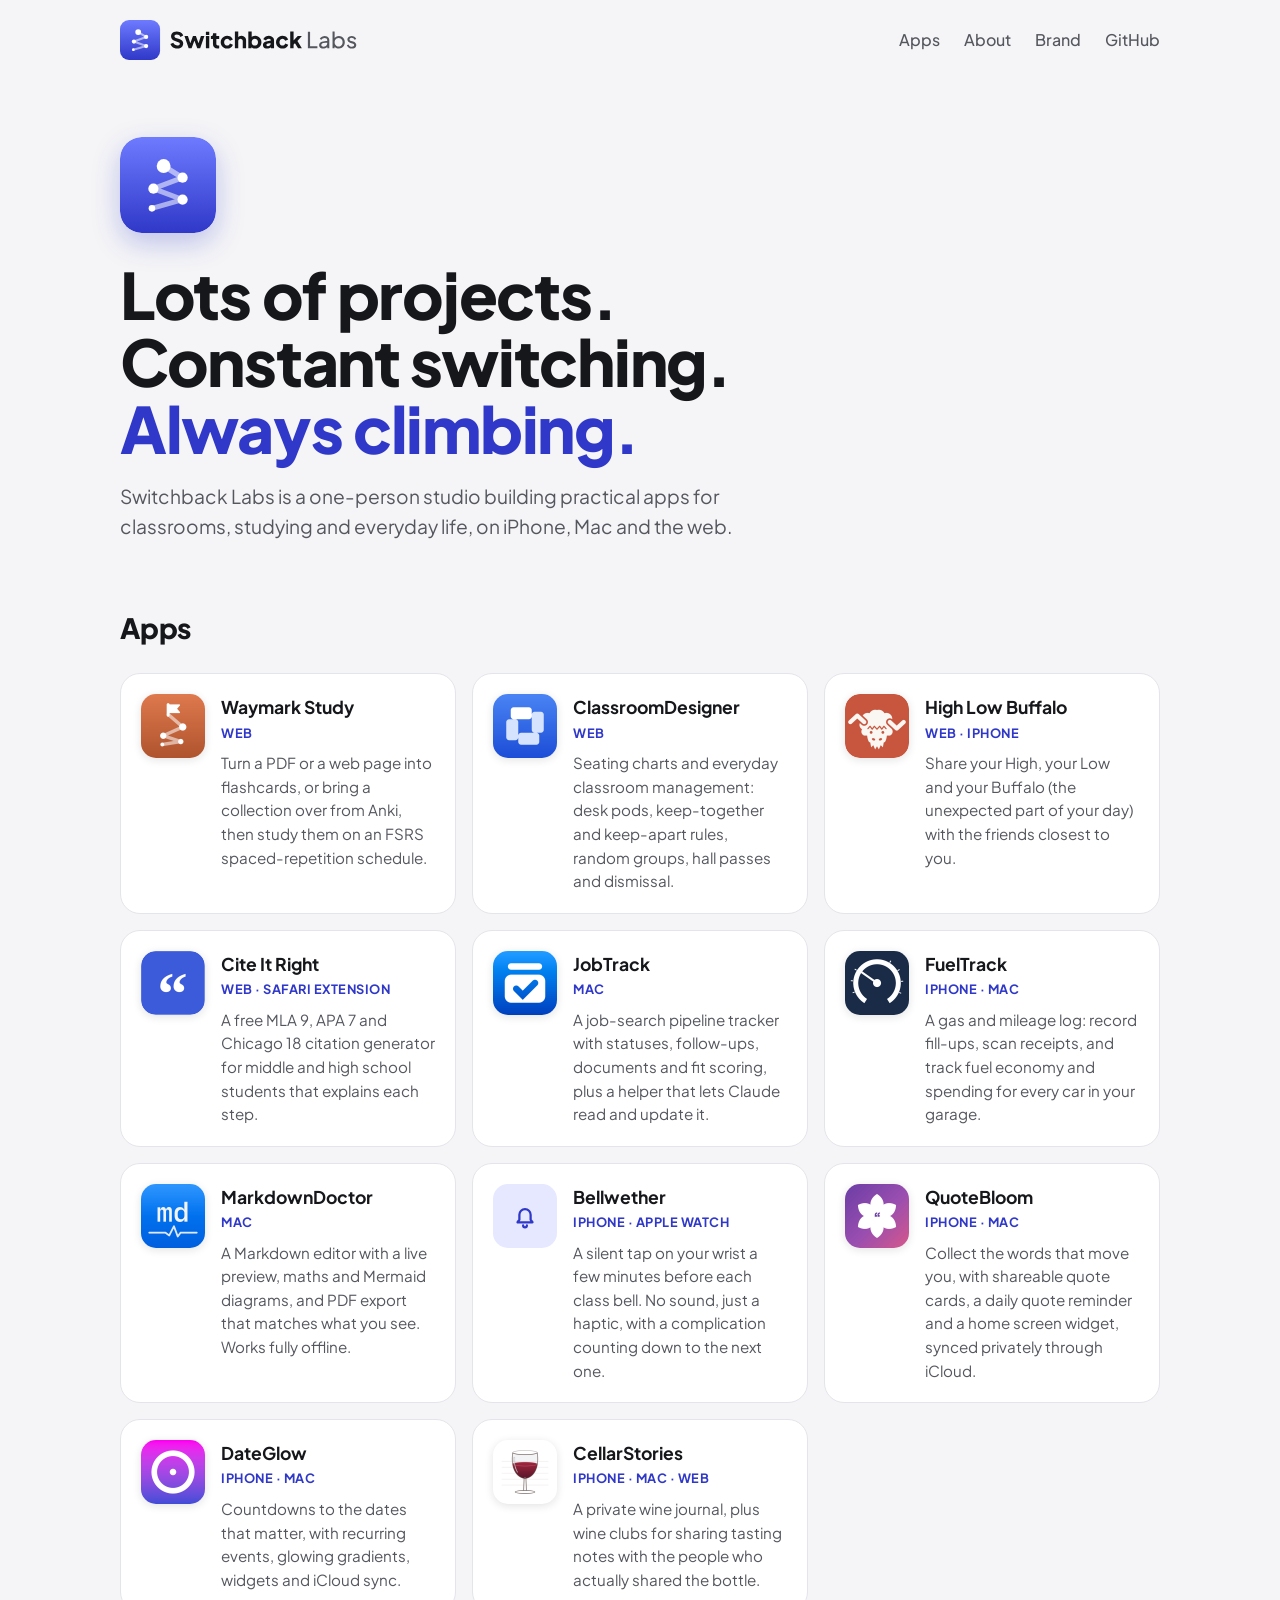
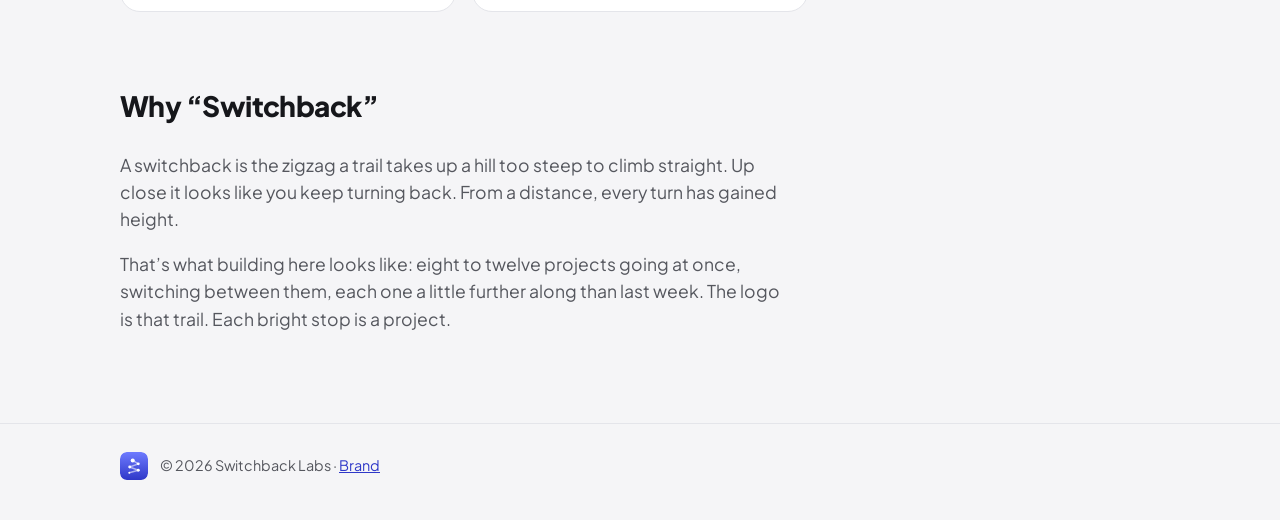
<file: index.html>
<!doctype html>
<html lang="en">
<head>
  <meta charset="utf-8">
  <meta name="viewport" content="width=device-width, initial-scale=1">
  <title>Switchback Labs</title>
  <meta name="description" content="A one-person studio building practical apps for classrooms, studying and everyday life, on iPhone, Mac and the web.">
  <meta name="theme-color" content="#2F38C8">

  <link rel="icon" href="favicon.svg" type="image/svg+xml">
  <link rel="icon" href="favicon.ico" sizes="16x16 32x32 48x48">
  <link rel="apple-touch-icon" href="apple-touch-icon.png">

  <!-- Link previews need an absolute URL. Update these if the site moves to a custom domain. -->
  <meta property="og:type" content="website">
  <meta property="og:title" content="Switchback Labs">
  <meta property="og:description" content="Lots of projects, constant switching, always climbing.">
  <meta property="og:url" content="https://nmuschin.github.io/switchbacklabs/">
  <meta property="og:image" content="https://nmuschin.github.io/switchbacklabs/assets/social-card.png">
  <meta property="og:image:width" content="1200">
  <meta property="og:image:height" content="630">
  <meta property="og:image:alt" content="The Switchback Labs logo: a zigzag trail with a stop at each turn, on an indigo tile">
  <meta name="twitter:card" content="summary_large_image">

  <link rel="preconnect" href="https://fonts.googleapis.com">
  <link rel="preconnect" href="https://fonts.gstatic.com" crossorigin>
  <link href="https://fonts.googleapis.com/css2?family=Plus+Jakarta+Sans:wght@400;500;700;800&display=swap" rel="stylesheet">
  <link rel="stylesheet" href="styles.css">
</head>
<body>
  <header class="site-header">
    <div class="wrap header-row">
      <a class="brand" href="./" aria-label="Switchback Labs home">
        <picture>
          <source srcset="brand/switchback-labs/svg/switchback-lockup-horizontal-dark.svg" media="(prefers-color-scheme: dark)">
          <img src="brand/switchback-labs/svg/switchback-lockup-horizontal.svg" alt="Switchback Labs" width="239" height="40">
        </picture>
      </a>
      <nav aria-label="Main">
        <a href="#apps">Apps</a>
        <a href="#about">About</a>
        <a href="brand.html">Brand</a>
        <a href="https://github.com/nmuschin">GitHub</a>
      </nav>
    </div>
  </header>

  <main>
    <section class="hero wrap">
      <img class="hero-mark" src="brand/switchback-labs/svg/switchback-tile.svg" alt="" width="96" height="96">
      <h1>Lots of projects.<br>Constant switching.<br><span>Always climbing.</span></h1>
      <p class="lede">Switchback Labs is a one-person studio building practical apps for classrooms, studying and everyday life, on iPhone, Mac and the web.</p>
    </section>

    <section id="apps" class="wrap" aria-labelledby="apps-title">
      <h2 id="apps-title">Apps</h2>
      <ul class="app-grid">
        <li class="app">
          <img src="assets/apps/waymark-study.png" alt="" width="64" height="64">
          <div>
            <h3>Waymark Study</h3>
            <p class="platforms">Web</p>
            <p>Turn a PDF or a web page into flashcards, or bring a collection over from Anki, then study them on an FSRS spaced-repetition schedule.</p>
          </div>
        </li>
        <li class="app">
          <img src="assets/apps/classroom-designer.png" alt="" width="64" height="64">
          <div>
            <h3>ClassroomDesigner</h3>
            <p class="platforms">Web</p>
            <p>Seating charts and everyday classroom management: desk pods, keep-together and keep-apart rules, random groups, hall passes and dismissal.</p>
          </div>
        </li>
        <li class="app">
          <img src="assets/apps/high-low-buffalo.png" alt="" width="64" height="64">
          <div>
            <h3>High Low Buffalo</h3>
            <p class="platforms">Web · iPhone</p>
            <p>Share your High, your Low and your Buffalo (the unexpected part of your day) with the friends closest to you.</p>
          </div>
        </li>
        <li class="app">
          <img src="assets/apps/cite-it-right.png" alt="" width="64" height="64">
          <div>
            <h3>Cite It Right</h3>
            <p class="platforms">Web · Safari extension</p>
            <p>A free MLA 9, APA 7 and Chicago 18 citation generator for middle and high school students that explains each step.</p>
          </div>
        </li>
        <li class="app">
          <img src="assets/apps/job-track.png" alt="" width="64" height="64">
          <div>
            <h3>JobTrack</h3>
            <p class="platforms">Mac</p>
            <p>A job-search pipeline tracker with statuses, follow-ups, documents and fit scoring, plus a helper that lets Claude read and update it.</p>
          </div>
        </li>
        <li class="app">
          <img src="assets/apps/fuel-track.png" alt="" width="64" height="64">
          <div>
            <h3>FuelTrack</h3>
            <p class="platforms">iPhone · Mac</p>
            <p>A gas and mileage log: record fill-ups, scan receipts, and track fuel economy and spending for every car in your garage.</p>
          </div>
        </li>
        <li class="app">
          <img src="assets/apps/markdown-doctor.png" alt="" width="64" height="64">
          <div>
            <h3>MarkdownDoctor</h3>
            <p class="platforms">Mac</p>
            <p>A Markdown editor with a live preview, maths and Mermaid diagrams, and PDF export that matches what you see. Works fully offline.</p>
          </div>
        </li>
        <li class="app">
          <div class="icon-placeholder" aria-hidden="true">
            <svg viewBox="0 0 24 24" width="30" height="30"><path d="M6 17h12l-1.5-2V11a4.5 4.5 0 0 0-9 0v4L6 17Zm4.5 2.5a1.5 1.5 0 0 0 3 0" fill="none" stroke="currentColor" stroke-width="1.8" stroke-linecap="round" stroke-linejoin="round"/></svg>
          </div>
          <div>
            <h3>Bellwether</h3>
            <p class="platforms">iPhone · Apple Watch</p>
            <p>A silent tap on your wrist a few minutes before each class bell. No sound, just a haptic, with a complication counting down to the next one.</p>
          </div>
        </li>
        <li class="app">
          <img src="assets/apps/quote-bloom.png" alt="" width="64" height="64">
          <div>
            <h3>QuoteBloom</h3>
            <p class="platforms">iPhone · Mac</p>
            <p>Collect the words that move you, with shareable quote cards, a daily quote reminder and a home screen widget, synced privately through iCloud.</p>
          </div>
        </li>
        <li class="app">
          <img src="assets/apps/date-glow.png" alt="" width="64" height="64">
          <div>
            <h3>DateGlow</h3>
            <p class="platforms">iPhone · Mac</p>
            <p>Countdowns to the dates that matter, with recurring events, glowing gradients, widgets and iCloud sync.</p>
          </div>
        </li>
        <li class="app">
          <img src="assets/apps/cellar-stories.png" alt="" width="64" height="64">
          <div>
            <h3>CellarStories</h3>
            <p class="platforms">iPhone · Mac · Web</p>
            <p>A private wine journal, plus wine clubs for sharing tasting notes with the people who actually shared the bottle.</p>
          </div>
        </li>
      </ul>
    </section>

    <section id="about" class="wrap about" aria-labelledby="about-title">
      <h2 id="about-title">Why “Switchback”</h2>
      <p>A switchback is the zigzag a trail takes up a hill too steep to climb straight. Up close it looks like you keep turning back. From a distance, every turn has gained height.</p>
      <p>That’s what building here looks like: eight to twelve projects going at once, switching between them, each one a little further along than last week. The logo is that trail. Each bright stop is a project.</p>
    </section>
  </main>

  <footer class="site-footer">
    <div class="wrap footer-row">
      <img src="brand/switchback-labs/svg/switchback-tile.svg" alt="" width="28" height="28">
      <p>© 2026 Switchback Labs · <a href="brand.html">Brand</a></p>
    </div>
  </footer>
</body>
</html>
</file>
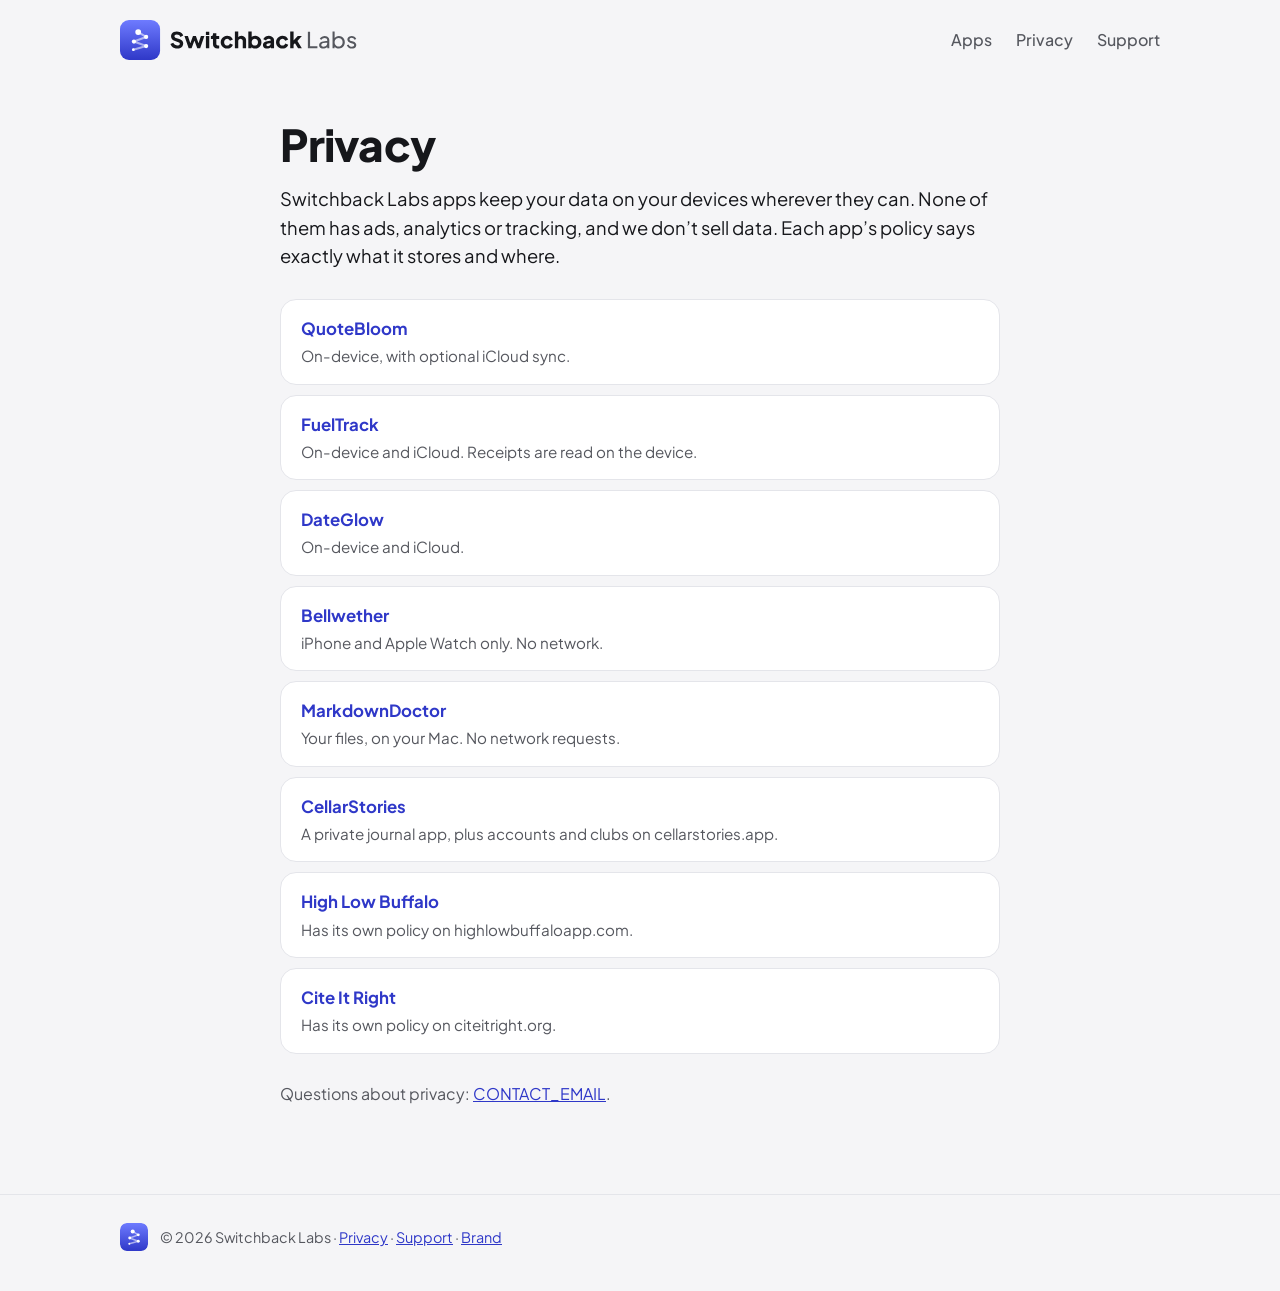
<file: privacy/index.html>
<!doctype html>
<html lang="en">
<head>
  <meta charset="utf-8">
  <meta name="viewport" content="width=device-width, initial-scale=1">
  <title>Privacy · Switchback Labs</title>
  <meta name="description" content="Privacy policies for every Switchback Labs app.">
  <link rel="icon" href="../favicon.svg" type="image/svg+xml">
  <link rel="icon" href="../favicon.ico" sizes="16x16 32x32 48x48">
  <link rel="apple-touch-icon" href="../apple-touch-icon.png">
  <link rel="preconnect" href="https://fonts.googleapis.com">
  <link rel="preconnect" href="https://fonts.gstatic.com" crossorigin>
  <link href="https://fonts.googleapis.com/css2?family=Plus+Jakarta+Sans:wght@400;500;700;800&display=swap" rel="stylesheet">
  <link rel="stylesheet" href="../styles.css">
</head>
<body>
  <header class="site-header">
    <div class="wrap header-row">
      <a class="brand" href="../" aria-label="Switchback Labs home">
        <picture>
          <source srcset="../brand/switchback-labs/svg/switchback-lockup-horizontal-dark.svg" media="(prefers-color-scheme: dark)">
          <img src="../brand/switchback-labs/svg/switchback-lockup-horizontal.svg" alt="Switchback Labs" width="239" height="40">
        </picture>
      </a>
      <nav aria-label="Main">
        <a href="../#apps">Apps</a>
        <a href="./">Privacy</a>
        <a href="../support.html">Support</a>
      </nav>
    </div>
  </header>

  <main class="wrap prose">
    <h1>Privacy</h1>
    <p class="summary">Switchback Labs apps keep your data on your devices wherever they can. None of them has ads, analytics or tracking, and we don’t sell data. Each app’s policy says exactly what it stores and where.</p>
    <ul class="policy-list">
      <li><a href="quotebloom.html">QuoteBloom</a><span>On-device, with optional iCloud sync.</span></li>
      <li><a href="fueltrack.html">FuelTrack</a><span>On-device and iCloud. Receipts are read on the device.</span></li>
      <li><a href="dateglow.html">DateGlow</a><span>On-device and iCloud.</span></li>
      <li><a href="bellwether.html">Bellwether</a><span>iPhone and Apple Watch only. No network.</span></li>
      <li><a href="markdowndoctor.html">MarkdownDoctor</a><span>Your files, on your Mac. No network requests.</span></li>
      <li><a href="cellarstories.html">CellarStories</a><span>A private journal app, plus accounts and clubs on cellarstories.app.</span></li>
      <li><a href="https://www.highlowbuffaloapp.com/privacy">High Low Buffalo</a><span>Has its own policy on highlowbuffaloapp.com.</span></li>
      <li><a href="https://citeitright.org/privacy.html">Cite It Right</a><span>Has its own policy on citeitright.org.</span></li>
    </ul>
    <p>Questions about privacy: <a href="mailto:CONTACT_EMAIL">CONTACT_EMAIL</a>.</p>
  </main>

  <footer class="site-footer">
    <div class="wrap footer-row">
      <img src="../brand/switchback-labs/svg/switchback-tile.svg" alt="" width="28" height="28">
      <p>© 2026 Switchback Labs · <a href="./">Privacy</a> · <a href="../support.html">Support</a> · <a href="../brand.html">Brand</a></p>
    </div>
  </footer>
</body>
</html>
</file>
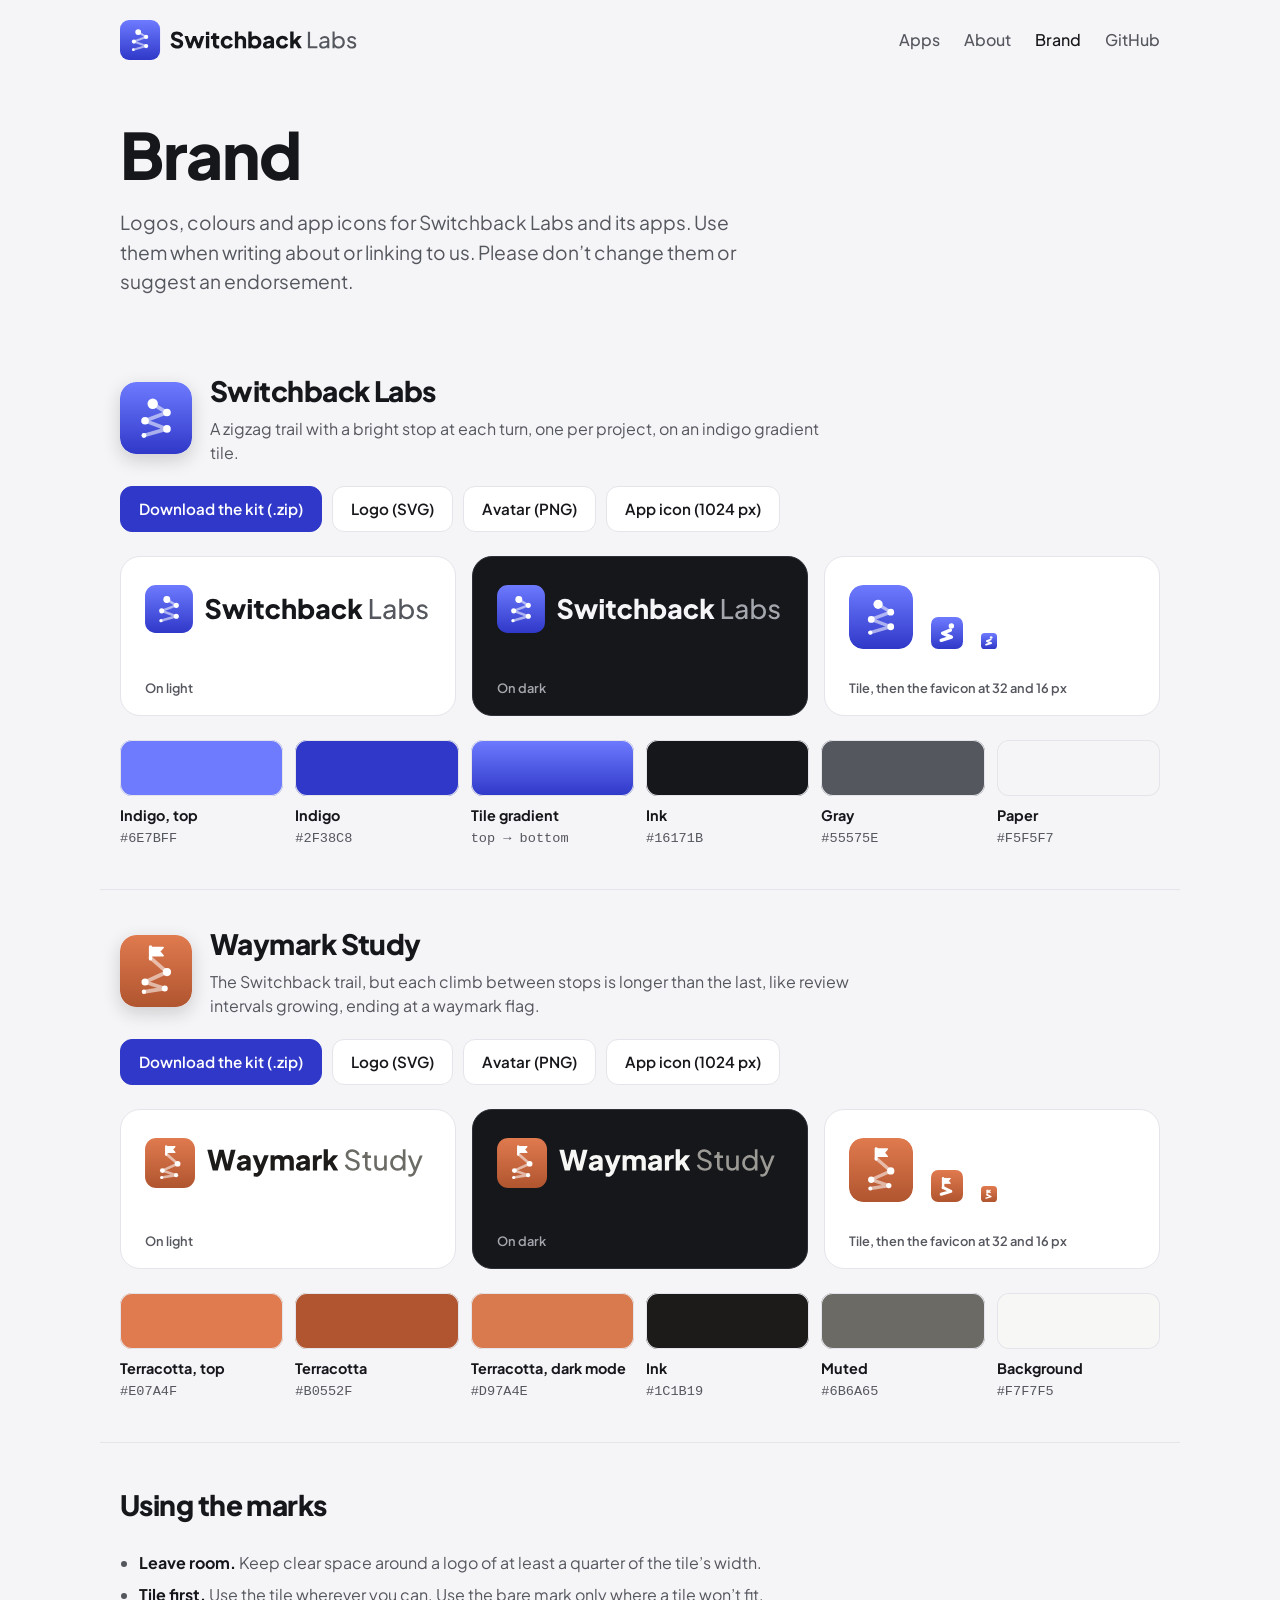
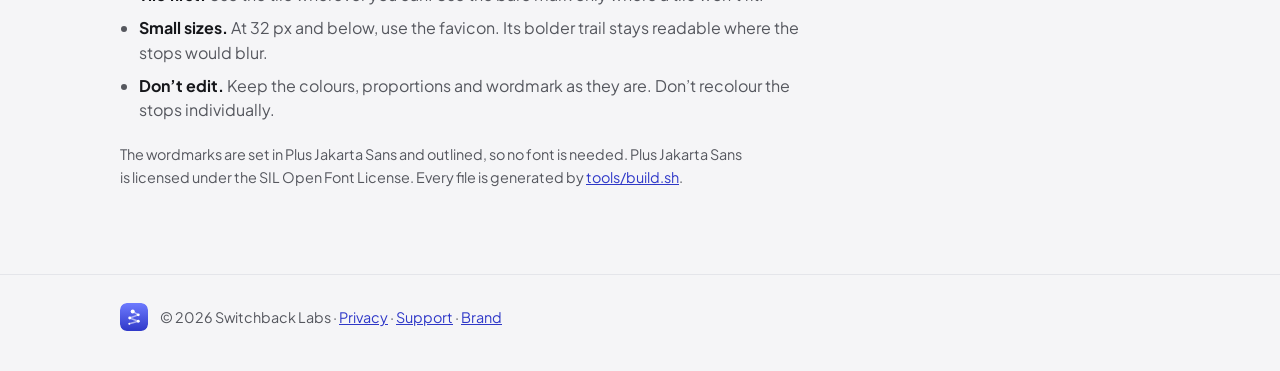
<file: brand.html>
<!doctype html>
<html lang="en">
<head>
  <meta charset="utf-8">
  <meta name="viewport" content="width=device-width, initial-scale=1">
  <title>Brand · Switchback Labs</title>
  <meta name="description" content="Logos, colours and app icons for Switchback Labs and Waymark Study, free to use when writing about them.">
  <meta name="theme-color" content="#2F38C8">

  <link rel="icon" href="favicon.svg" type="image/svg+xml">
  <link rel="icon" href="favicon.ico" sizes="16x16 32x32 48x48">
  <link rel="apple-touch-icon" href="apple-touch-icon.png">

  <meta property="og:type" content="website">
  <meta property="og:title" content="Brand · Switchback Labs">
  <meta property="og:description" content="Logos, colours and app icons for Switchback Labs and its apps.">
  <meta property="og:url" content="https://nmuschin.github.io/switchbacklabs/brand.html">
  <meta property="og:image" content="https://nmuschin.github.io/switchbacklabs/assets/social-card.png">
  <meta property="og:image:alt" content="The Switchback Labs logo: a zigzag trail with a stop at each turn, on an indigo tile">
  <meta name="twitter:card" content="summary_large_image">

  <link rel="preconnect" href="https://fonts.googleapis.com">
  <link rel="preconnect" href="https://fonts.gstatic.com" crossorigin>
  <link href="https://fonts.googleapis.com/css2?family=Plus+Jakarta+Sans:wght@400;500;700;800&display=swap" rel="stylesheet">
  <link rel="stylesheet" href="styles.css">
</head>
<body>
  <header class="site-header">
    <div class="wrap header-row">
      <a class="brand" href="./" aria-label="Switchback Labs home">
        <picture>
          <source srcset="brand/switchback-labs/svg/switchback-lockup-horizontal-dark.svg" media="(prefers-color-scheme: dark)">
          <img src="brand/switchback-labs/svg/switchback-lockup-horizontal.svg" alt="Switchback Labs" width="239" height="40">
        </picture>
      </a>
      <nav aria-label="Main">
        <a href="./#apps">Apps</a>
        <a href="./#about">About</a>
        <a href="brand.html" aria-current="page">Brand</a>
        <a href="https://github.com/nmuschin">GitHub</a>
      </nav>
    </div>
  </header>

  <main>
    <section class="hero hero-compact wrap">
      <h1>Brand</h1>
      <p class="lede">Logos, colours and app icons for Switchback Labs and its apps. Use them when writing about or linking to us. Please don’t change them or suggest an endorsement.</p>
    </section>

    <section class="kit wrap" aria-labelledby="sb-title">
      <div class="kit-head">
        <img class="kit-tile" src="brand/switchback-labs/svg/switchback-tile.svg" alt="" width="72" height="72">
        <div>
          <h2 id="sb-title">Switchback Labs</h2>
          <p>A zigzag trail with a bright stop at each turn, one per project, on an indigo gradient tile.</p>
        </div>
      </div>
      <div class="downloads">
        <a class="button primary" href="brand/downloads/switchback-labs-brand.zip" download>Download the kit (.zip)</a>
        <a class="button" href="brand/switchback-labs/svg/switchback-lockup-horizontal.svg" download>Logo (SVG)</a>
        <a class="button" href="brand/switchback-labs/png/switchback-avatar-400.png" download>Avatar (PNG)</a>
        <a class="button" href="brand/switchback-labs/png/app-icon-1024.png" download>App icon (1024 px)</a>
      </div>

      <div class="previews">
        <figure class="preview light">
          <img src="brand/switchback-labs/svg/switchback-lockup-horizontal.svg" alt="Switchback Labs logo for light backgrounds" width="298" height="50">
          <figcaption>On light</figcaption>
        </figure>
        <figure class="preview dark">
          <img src="brand/switchback-labs/svg/switchback-lockup-horizontal-dark.svg" alt="Switchback Labs logo for dark backgrounds" width="298" height="50">
          <figcaption>On dark</figcaption>
        </figure>
        <figure class="preview light sizes">
          <div class="size-row">
            <img src="brand/switchback-labs/svg/switchback-tile.svg" alt="Tile at 64 pixels" width="64" height="64">
            <img src="brand/switchback-labs/svg/favicon.svg" alt="Favicon at 32 pixels" width="32" height="32">
            <img src="brand/switchback-labs/svg/favicon.svg" alt="Favicon at 16 pixels" width="16" height="16">
          </div>
          <figcaption>Tile, then the favicon at 32 and 16 px</figcaption>
        </figure>
      </div>

      <ul class="swatches" aria-label="Switchback Labs colours">
        <li><span class="chip" style="background: #6e7bff"></span><b>Indigo, top</b><code>#6E7BFF</code></li>
        <li><span class="chip" style="background: #2f38c8"></span><b>Indigo</b><code>#2F38C8</code></li>
        <li><span class="chip" style="background: linear-gradient(180deg, #6e7bff, #2f38c8)"></span><b>Tile gradient</b><code>top → bottom</code></li>
        <li><span class="chip" style="background: #16171b"></span><b>Ink</b><code>#16171B</code></li>
        <li><span class="chip" style="background: #55575e"></span><b>Gray</b><code>#55575E</code></li>
        <li><span class="chip" style="background: #f5f5f7"></span><b>Paper</b><code>#F5F5F7</code></li>
      </ul>
    </section>

    <section class="kit wrap" aria-labelledby="ws-title">
      <div class="kit-head">
        <img class="kit-tile" src="brand/waymark-study/svg/waymark-tile.svg" alt="" width="72" height="72">
        <div>
          <h2 id="ws-title">Waymark Study</h2>
          <p>The Switchback trail, but each climb between stops is longer than the last, like review intervals growing, ending at a waymark flag.</p>
        </div>
      </div>
      <div class="downloads">
        <a class="button primary" href="brand/downloads/waymark-study-brand.zip" download>Download the kit (.zip)</a>
        <a class="button" href="brand/waymark-study/svg/waymark-lockup-horizontal.svg" download>Logo (SVG)</a>
        <a class="button" href="brand/waymark-study/png/waymark-avatar-400.png" download>Avatar (PNG)</a>
        <a class="button" href="brand/waymark-study/png/app-icon-1024.png" download>App icon (1024 px)</a>
      </div>

      <div class="previews">
        <figure class="preview light">
          <img src="brand/waymark-study/svg/waymark-lockup-horizontal.svg" alt="Waymark Study logo for light backgrounds" width="280" height="50">
          <figcaption>On light</figcaption>
        </figure>
        <figure class="preview dark">
          <img src="brand/waymark-study/svg/waymark-lockup-horizontal-dark.svg" alt="Waymark Study logo for dark backgrounds" width="280" height="50">
          <figcaption>On dark</figcaption>
        </figure>
        <figure class="preview light sizes">
          <div class="size-row">
            <img src="brand/waymark-study/svg/waymark-tile.svg" alt="Tile at 64 pixels" width="64" height="64">
            <img src="brand/waymark-study/svg/favicon.svg" alt="Favicon at 32 pixels" width="32" height="32">
            <img src="brand/waymark-study/svg/favicon.svg" alt="Favicon at 16 pixels" width="16" height="16">
          </div>
          <figcaption>Tile, then the favicon at 32 and 16 px</figcaption>
        </figure>
      </div>

      <ul class="swatches" aria-label="Waymark Study colours">
        <li><span class="chip" style="background: #e07a4f"></span><b>Terracotta, top</b><code>#E07A4F</code></li>
        <li><span class="chip" style="background: #b0552f"></span><b>Terracotta</b><code>#B0552F</code></li>
        <li><span class="chip" style="background: #d97a4e"></span><b>Terracotta, dark mode</b><code>#D97A4E</code></li>
        <li><span class="chip" style="background: #1c1b19"></span><b>Ink</b><code>#1C1B19</code></li>
        <li><span class="chip" style="background: #6b6a65"></span><b>Muted</b><code>#6B6A65</code></li>
        <li><span class="chip" style="background: #f7f7f5"></span><b>Background</b><code>#F7F7F5</code></li>
      </ul>
    </section>

    <section class="wrap usage" aria-labelledby="usage-title">
      <h2 id="usage-title">Using the marks</h2>
      <ul>
        <li><b>Leave room.</b> Keep clear space around a logo of at least a quarter of the tile’s width.</li>
        <li><b>Tile first.</b> Use the tile wherever you can. Use the bare mark only where a tile won’t fit.</li>
        <li><b>Small sizes.</b> At 32 px and below, use the favicon. Its bolder trail stays readable where the stops would blur.</li>
        <li><b>Don’t edit.</b> Keep the colours, proportions and wordmark as they are. Don’t recolour the stops individually.</li>
      </ul>
      <p class="fineprint">The wordmarks are set in Plus Jakarta Sans and outlined, so no font is needed. Plus Jakarta Sans is licensed under the SIL Open Font License. Every file is generated by <a href="https://github.com/nmuschin/switchbacklabs/tree/main/tools">tools/build.sh</a>.</p>
    </section>
  </main>

  <footer class="site-footer">
    <div class="wrap footer-row">
      <img src="brand/switchback-labs/svg/switchback-tile.svg" alt="" width="28" height="28">
      <p>© 2026 Switchback Labs · <a href="privacy/">Privacy</a> · <a href="support.html">Support</a> · <a href="brand.html">Brand</a></p>
    </div>
  </footer>
</body>
</html>
</file>
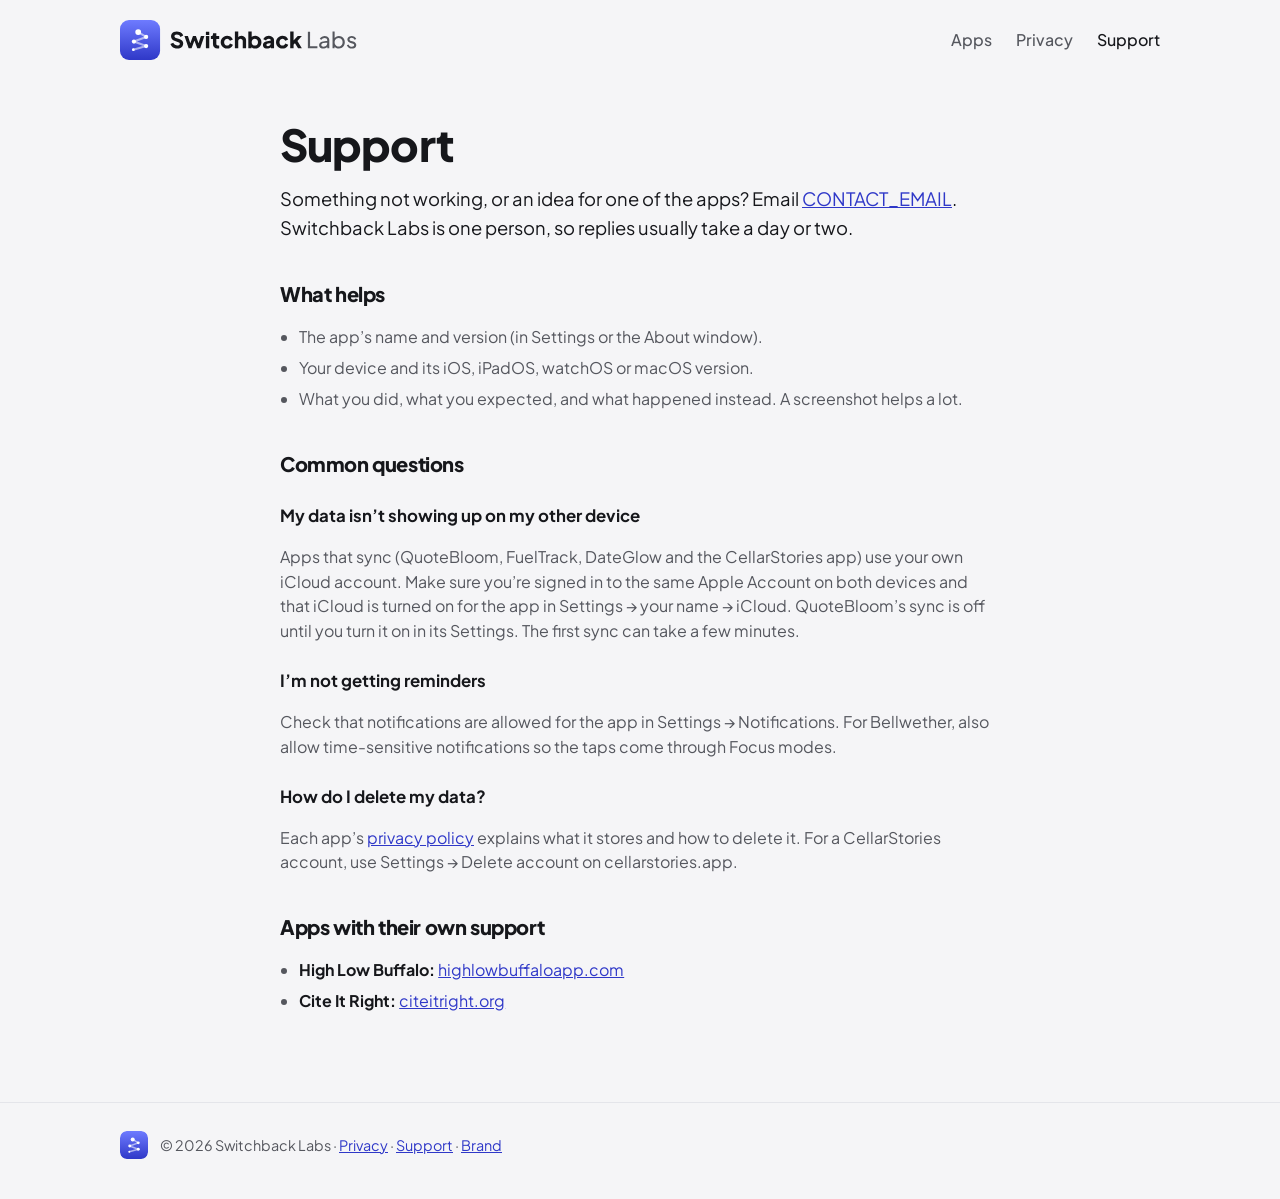
<file: support.html>
<!doctype html>
<html lang="en">
<head>
  <meta charset="utf-8">
  <meta name="viewport" content="width=device-width, initial-scale=1">
  <title>Support · Switchback Labs</title>
  <meta name="description" content="Get help with any Switchback Labs app.">
  <link rel="icon" href="favicon.svg" type="image/svg+xml">
  <link rel="icon" href="favicon.ico" sizes="16x16 32x32 48x48">
  <link rel="apple-touch-icon" href="apple-touch-icon.png">
  <link rel="preconnect" href="https://fonts.googleapis.com">
  <link rel="preconnect" href="https://fonts.gstatic.com" crossorigin>
  <link href="https://fonts.googleapis.com/css2?family=Plus+Jakarta+Sans:wght@400;500;700;800&display=swap" rel="stylesheet">
  <link rel="stylesheet" href="styles.css">
</head>
<body>
  <header class="site-header">
    <div class="wrap header-row">
      <a class="brand" href="./" aria-label="Switchback Labs home">
        <picture>
          <source srcset="brand/switchback-labs/svg/switchback-lockup-horizontal-dark.svg" media="(prefers-color-scheme: dark)">
          <img src="brand/switchback-labs/svg/switchback-lockup-horizontal.svg" alt="Switchback Labs" width="239" height="40">
        </picture>
      </a>
      <nav aria-label="Main">
        <a href="./#apps">Apps</a>
        <a href="privacy/">Privacy</a>
        <a href="support.html" aria-current="page">Support</a>
      </nav>
    </div>
  </header>

  <main class="wrap prose">
    <h1>Support</h1>
    <p class="summary">Something not working, or an idea for one of the apps? Email <a href="mailto:CONTACT_EMAIL">CONTACT_EMAIL</a>. Switchback Labs is one person, so replies usually take a day or two.</p>

    <h2>What helps</h2>
    <ul>
      <li>The app’s name and version (in Settings or the About window).</li>
      <li>Your device and its iOS, iPadOS, watchOS or macOS version.</li>
      <li>What you did, what you expected, and what happened instead. A screenshot helps a lot.</li>
    </ul>

    <h2>Common questions</h2>
    <h3>My data isn’t showing up on my other device</h3>
    <p>Apps that sync (QuoteBloom, FuelTrack, DateGlow and the CellarStories app) use your own iCloud account. Make sure you’re signed in to the same Apple Account on both devices and that iCloud is turned on for the app in Settings → your name → iCloud. QuoteBloom’s sync is off until you turn it on in its Settings. The first sync can take a few minutes.</p>

    <h3>I’m not getting reminders</h3>
    <p>Check that notifications are allowed for the app in Settings → Notifications. For Bellwether, also allow time-sensitive notifications so the taps come through Focus modes.</p>

    <h3>How do I delete my data?</h3>
    <p>Each app’s <a href="privacy/">privacy policy</a> explains what it stores and how to delete it. For a CellarStories account, use Settings → Delete account on cellarstories.app.</p>

    <h2>Apps with their own support</h2>
    <ul>
      <li><strong>High Low Buffalo:</strong> <a href="https://www.highlowbuffaloapp.com">highlowbuffaloapp.com</a></li>
      <li><strong>Cite It Right:</strong> <a href="https://citeitright.org">citeitright.org</a></li>
    </ul>
  </main>

  <footer class="site-footer">
    <div class="wrap footer-row">
      <img src="brand/switchback-labs/svg/switchback-tile.svg" alt="" width="28" height="28">
      <p>© 2026 Switchback Labs · <a href="privacy/">Privacy</a> · <a href="support.html">Support</a> · <a href="brand.html">Brand</a></p>
    </div>
  </footer>
</body>
</html>
</file>
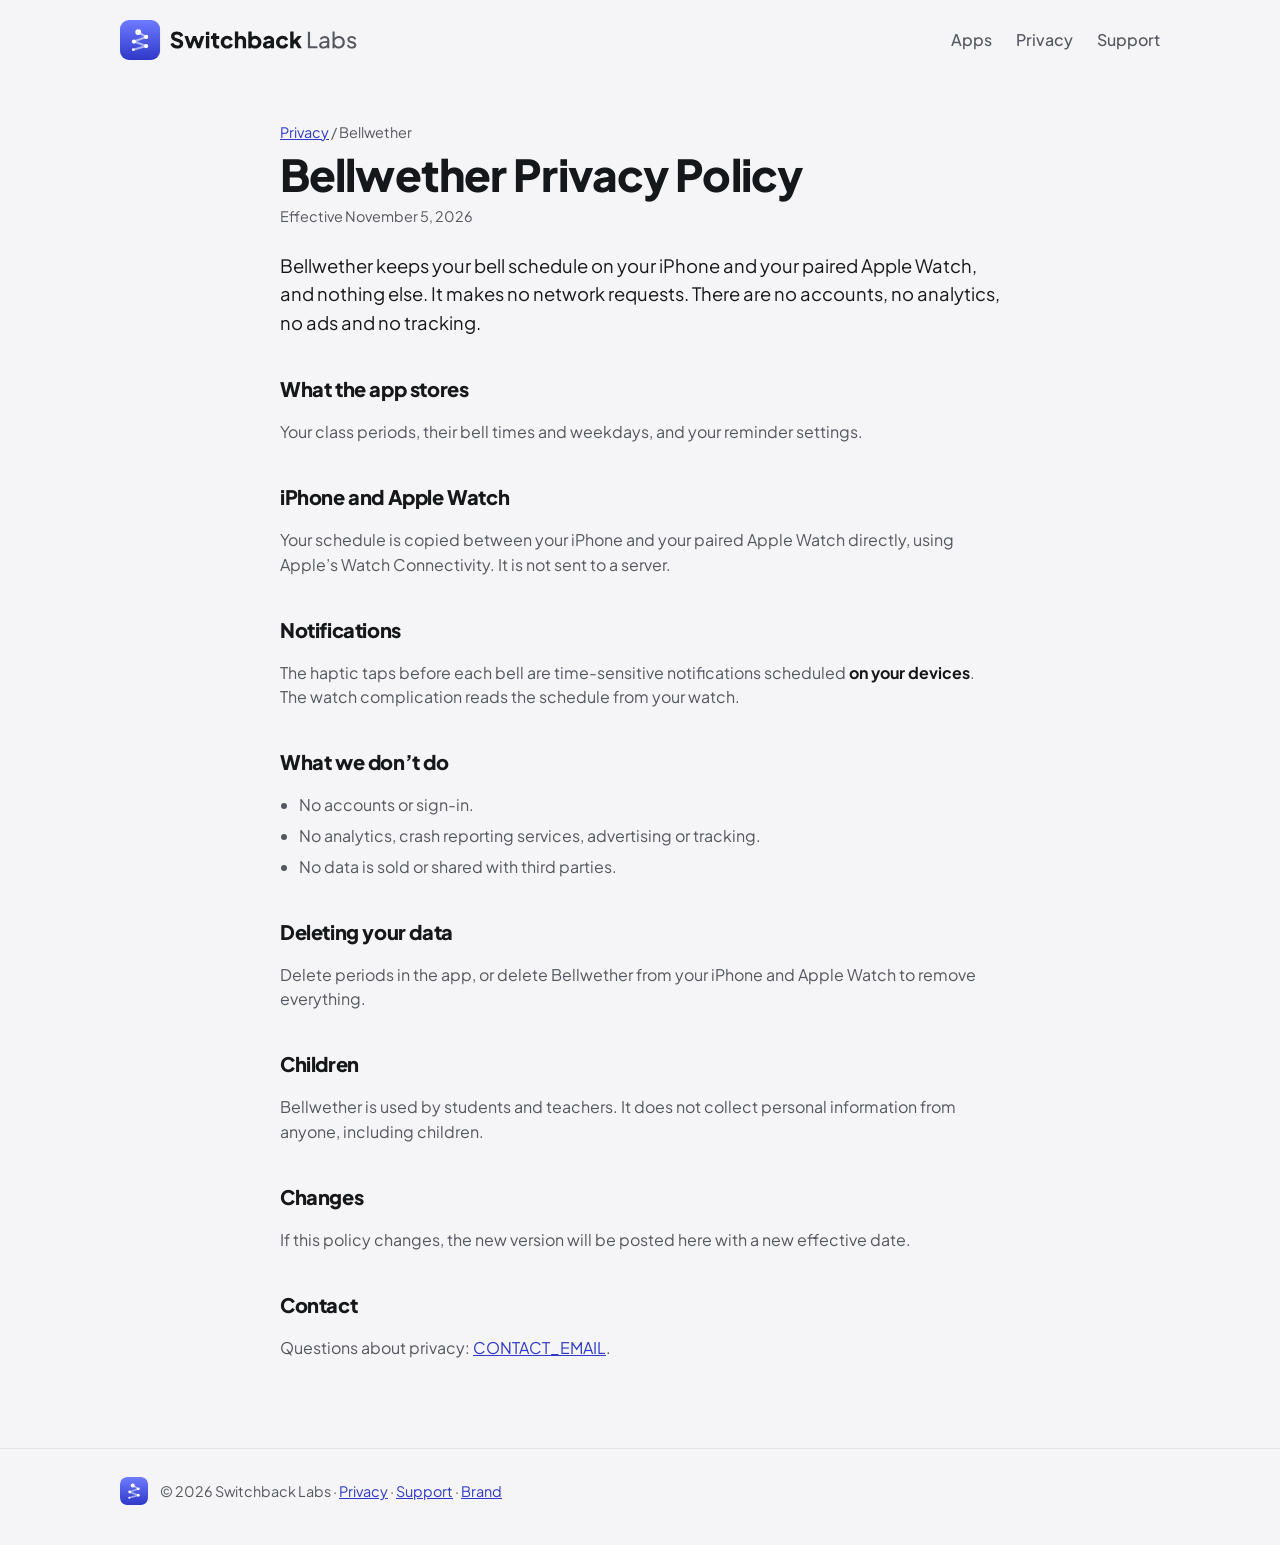
<file: privacy/bellwether.html>
<!doctype html>
<html lang="en">
<head>
  <meta charset="utf-8">
  <meta name="viewport" content="width=device-width, initial-scale=1">
  <title>Bellwether Privacy Policy · Switchback Labs</title>
  <meta name="description" content="Bellwether keeps your bell schedule on your iPhone and Apple Watch. Nothing leaves your devices. No accounts, no analytics, no tracking.">
  <link rel="icon" href="../favicon.svg" type="image/svg+xml">
  <link rel="icon" href="../favicon.ico" sizes="16x16 32x32 48x48">
  <link rel="apple-touch-icon" href="../apple-touch-icon.png">
  <link rel="preconnect" href="https://fonts.googleapis.com">
  <link rel="preconnect" href="https://fonts.gstatic.com" crossorigin>
  <link href="https://fonts.googleapis.com/css2?family=Plus+Jakarta+Sans:wght@400;500;700;800&display=swap" rel="stylesheet">
  <link rel="stylesheet" href="../styles.css">
</head>
<body>
  <header class="site-header">
    <div class="wrap header-row">
      <a class="brand" href="../" aria-label="Switchback Labs home">
        <picture>
          <source srcset="../brand/switchback-labs/svg/switchback-lockup-horizontal-dark.svg" media="(prefers-color-scheme: dark)">
          <img src="../brand/switchback-labs/svg/switchback-lockup-horizontal.svg" alt="Switchback Labs" width="239" height="40">
        </picture>
      </a>
      <nav aria-label="Main">
        <a href="../#apps">Apps</a>
        <a href="./">Privacy</a>
        <a href="../support.html">Support</a>
      </nav>
    </div>
  </header>

  <main class="wrap prose">
    <p class="crumb"><a href="./">Privacy</a> / Bellwether</p>
    <h1>Bellwether Privacy Policy</h1>
    <p class="updated">Effective November 5, 2026</p>

    <p class="summary">Bellwether keeps your bell schedule on your iPhone and your paired Apple Watch, and nothing else. It makes no network requests. There are no accounts, no analytics, no ads and no tracking.</p>

    <h2>What the app stores</h2>
    <p>Your class periods, their bell times and weekdays, and your reminder settings.</p>

    <h2>iPhone and Apple Watch</h2>
    <p>Your schedule is copied between your iPhone and your paired Apple Watch directly, using Apple’s Watch Connectivity. It is not sent to a server.</p>

    <h2>Notifications</h2>
    <p>The haptic taps before each bell are time-sensitive notifications scheduled <strong>on your devices</strong>. The watch complication reads the schedule from your watch.</p>

    <h2>What we don’t do</h2>
    <ul>
      <li>No accounts or sign-in.</li>
      <li>No analytics, crash reporting services, advertising or tracking.</li>
      <li>No data is sold or shared with third parties.</li>
    </ul>

    <h2>Deleting your data</h2>
    <p>Delete periods in the app, or delete Bellwether from your iPhone and Apple Watch to remove everything.</p>

    <h2>Children</h2>
    <p>Bellwether is used by students and teachers. It does not collect personal information from anyone, including children.</p>
    <h2>Changes</h2>
    <p>If this policy changes, the new version will be posted here with a new effective date.</p>

    <h2>Contact</h2>
    <p>Questions about privacy: <a href="mailto:CONTACT_EMAIL">CONTACT_EMAIL</a>.</p>
  </main>

  <footer class="site-footer">
    <div class="wrap footer-row">
      <img src="../brand/switchback-labs/svg/switchback-tile.svg" alt="" width="28" height="28">
      <p>© 2026 Switchback Labs · <a href="./">Privacy</a> · <a href="../support.html">Support</a> · <a href="../brand.html">Brand</a></p>
    </div>
  </footer>
</body>
</html>
</file>
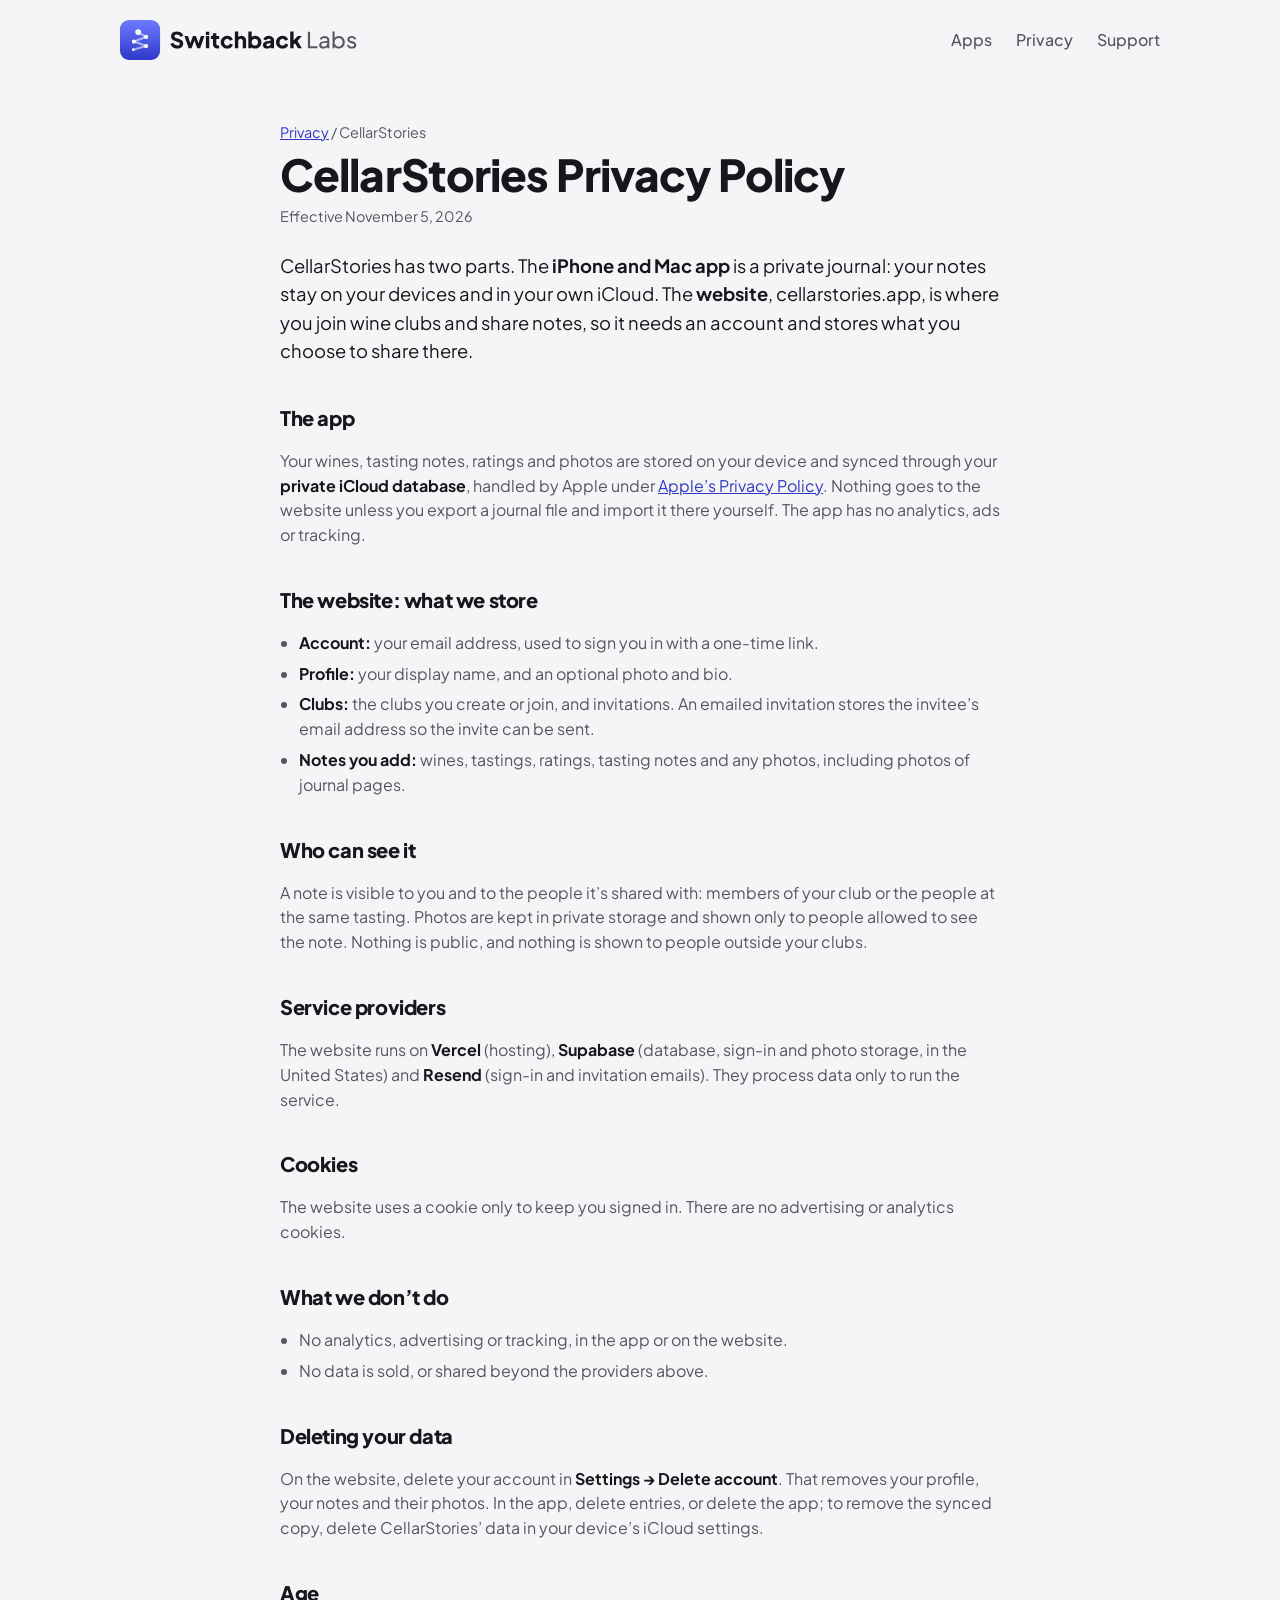
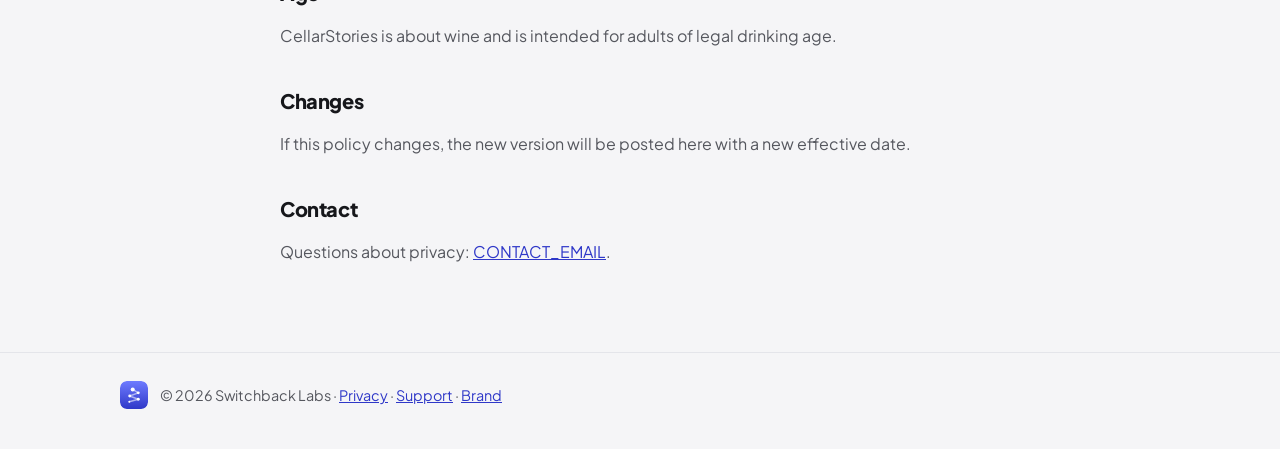
<file: privacy/cellarstories.html>
<!doctype html>
<html lang="en">
<head>
  <meta charset="utf-8">
  <meta name="viewport" content="width=device-width, initial-scale=1">
  <title>CellarStories Privacy Policy · Switchback Labs</title>
  <meta name="description" content="How CellarStories handles your wine journal on your devices, and your account, clubs and shared notes on cellarstories.app.">
  <link rel="icon" href="../favicon.svg" type="image/svg+xml">
  <link rel="icon" href="../favicon.ico" sizes="16x16 32x32 48x48">
  <link rel="apple-touch-icon" href="../apple-touch-icon.png">
  <link rel="preconnect" href="https://fonts.googleapis.com">
  <link rel="preconnect" href="https://fonts.gstatic.com" crossorigin>
  <link href="https://fonts.googleapis.com/css2?family=Plus+Jakarta+Sans:wght@400;500;700;800&display=swap" rel="stylesheet">
  <link rel="stylesheet" href="../styles.css">
</head>
<body>
  <header class="site-header">
    <div class="wrap header-row">
      <a class="brand" href="../" aria-label="Switchback Labs home">
        <picture>
          <source srcset="../brand/switchback-labs/svg/switchback-lockup-horizontal-dark.svg" media="(prefers-color-scheme: dark)">
          <img src="../brand/switchback-labs/svg/switchback-lockup-horizontal.svg" alt="Switchback Labs" width="239" height="40">
        </picture>
      </a>
      <nav aria-label="Main">
        <a href="../#apps">Apps</a>
        <a href="./">Privacy</a>
        <a href="../support.html">Support</a>
      </nav>
    </div>
  </header>

  <main class="wrap prose">
    <p class="crumb"><a href="./">Privacy</a> / CellarStories</p>
    <h1>CellarStories Privacy Policy</h1>
    <p class="updated">Effective November 5, 2026</p>

    <p class="summary">CellarStories has two parts. The <strong>iPhone and Mac app</strong> is a private journal: your notes stay on your devices and in your own iCloud. The <strong>website</strong>, cellarstories.app, is where you join wine clubs and share notes, so it needs an account and stores what you choose to share there.</p>

    <h2>The app</h2>
    <p>Your wines, tasting notes, ratings and photos are stored on your device and synced through your <strong>private iCloud database</strong>, handled by Apple under <a href="https://www.apple.com/legal/privacy/">Apple’s Privacy Policy</a>. Nothing goes to the website unless you export a journal file and import it there yourself. The app has no analytics, ads or tracking.</p>

    <h2>The website: what we store</h2>
    <ul>
      <li><strong>Account:</strong> your email address, used to sign you in with a one-time link.</li>
      <li><strong>Profile:</strong> your display name, and an optional photo and bio.</li>
      <li><strong>Clubs:</strong> the clubs you create or join, and invitations. An emailed invitation stores the invitee’s email address so the invite can be sent.</li>
      <li><strong>Notes you add:</strong> wines, tastings, ratings, tasting notes and any photos, including photos of journal pages.</li>
    </ul>

    <h2>Who can see it</h2>
    <p>A note is visible to you and to the people it’s shared with: members of your club or the people at the same tasting. Photos are kept in private storage and shown only to people allowed to see the note. Nothing is public, and nothing is shown to people outside your clubs.</p>

    <h2>Service providers</h2>
    <p>The website runs on <strong>Vercel</strong> (hosting), <strong>Supabase</strong> (database, sign-in and photo storage, in the United States) and <strong>Resend</strong> (sign-in and invitation emails). They process data only to run the service.</p>

    <h2>Cookies</h2>
    <p>The website uses a cookie only to keep you signed in. There are no advertising or analytics cookies.</p>

    <h2>What we don’t do</h2>
    <ul>
      <li>No analytics, advertising or tracking, in the app or on the website.</li>
      <li>No data is sold, or shared beyond the providers above.</li>
    </ul>

    <h2>Deleting your data</h2>
    <p>On the website, delete your account in <strong>Settings → Delete account</strong>. That removes your profile, your notes and their photos. In the app, delete entries, or delete the app; to remove the synced copy, delete CellarStories’ data in your device’s iCloud settings.</p>

    <h2>Age</h2>
    <p>CellarStories is about wine and is intended for adults of legal drinking age.</p>
    <h2>Changes</h2>
    <p>If this policy changes, the new version will be posted here with a new effective date.</p>

    <h2>Contact</h2>
    <p>Questions about privacy: <a href="mailto:CONTACT_EMAIL">CONTACT_EMAIL</a>.</p>
  </main>

  <footer class="site-footer">
    <div class="wrap footer-row">
      <img src="../brand/switchback-labs/svg/switchback-tile.svg" alt="" width="28" height="28">
      <p>© 2026 Switchback Labs · <a href="./">Privacy</a> · <a href="../support.html">Support</a> · <a href="../brand.html">Brand</a></p>
    </div>
  </footer>
</body>
</html>
</file>
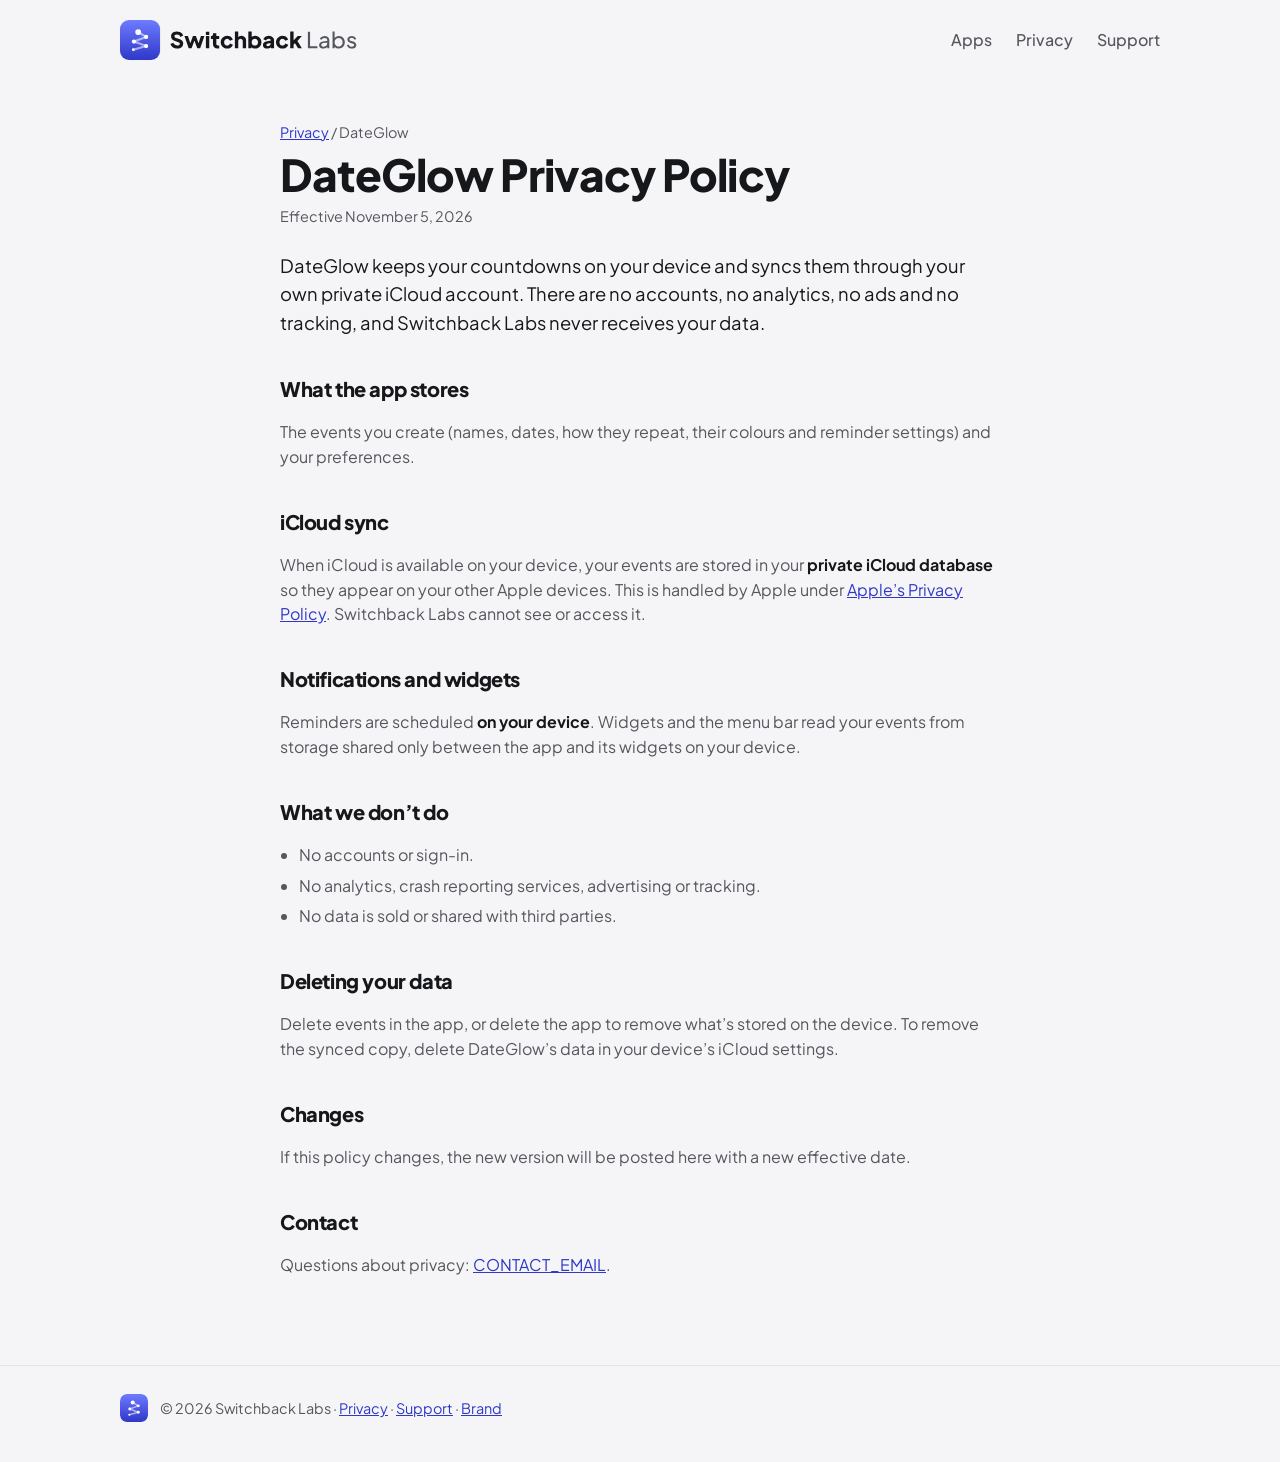
<file: privacy/dateglow.html>
<!doctype html>
<html lang="en">
<head>
  <meta charset="utf-8">
  <meta name="viewport" content="width=device-width, initial-scale=1">
  <title>DateGlow Privacy Policy · Switchback Labs</title>
  <meta name="description" content="DateGlow keeps your countdowns on your device and in your own iCloud. No accounts, no analytics, no tracking.">
  <link rel="icon" href="../favicon.svg" type="image/svg+xml">
  <link rel="icon" href="../favicon.ico" sizes="16x16 32x32 48x48">
  <link rel="apple-touch-icon" href="../apple-touch-icon.png">
  <link rel="preconnect" href="https://fonts.googleapis.com">
  <link rel="preconnect" href="https://fonts.gstatic.com" crossorigin>
  <link href="https://fonts.googleapis.com/css2?family=Plus+Jakarta+Sans:wght@400;500;700;800&display=swap" rel="stylesheet">
  <link rel="stylesheet" href="../styles.css">
</head>
<body>
  <header class="site-header">
    <div class="wrap header-row">
      <a class="brand" href="../" aria-label="Switchback Labs home">
        <picture>
          <source srcset="../brand/switchback-labs/svg/switchback-lockup-horizontal-dark.svg" media="(prefers-color-scheme: dark)">
          <img src="../brand/switchback-labs/svg/switchback-lockup-horizontal.svg" alt="Switchback Labs" width="239" height="40">
        </picture>
      </a>
      <nav aria-label="Main">
        <a href="../#apps">Apps</a>
        <a href="./">Privacy</a>
        <a href="../support.html">Support</a>
      </nav>
    </div>
  </header>

  <main class="wrap prose">
    <p class="crumb"><a href="./">Privacy</a> / DateGlow</p>
    <h1>DateGlow Privacy Policy</h1>
    <p class="updated">Effective November 5, 2026</p>

    <p class="summary">DateGlow keeps your countdowns on your device and syncs them through your own private iCloud account. There are no accounts, no analytics, no ads and no tracking, and Switchback Labs never receives your data.</p>

    <h2>What the app stores</h2>
    <p>The events you create (names, dates, how they repeat, their colours and reminder settings) and your preferences.</p>

    <h2>iCloud sync</h2>
    <p>When iCloud is available on your device, your events are stored in your <strong>private iCloud database</strong> so they appear on your other Apple devices. This is handled by Apple under <a href="https://www.apple.com/legal/privacy/">Apple’s Privacy Policy</a>. Switchback Labs cannot see or access it.</p>

    <h2>Notifications and widgets</h2>
    <p>Reminders are scheduled <strong>on your device</strong>. Widgets and the menu bar read your events from storage shared only between the app and its widgets on your device.</p>

    <h2>What we don’t do</h2>
    <ul>
      <li>No accounts or sign-in.</li>
      <li>No analytics, crash reporting services, advertising or tracking.</li>
      <li>No data is sold or shared with third parties.</li>
    </ul>

    <h2>Deleting your data</h2>
    <p>Delete events in the app, or delete the app to remove what’s stored on the device. To remove the synced copy, delete DateGlow’s data in your device’s iCloud settings.</p>
    <h2>Changes</h2>
    <p>If this policy changes, the new version will be posted here with a new effective date.</p>

    <h2>Contact</h2>
    <p>Questions about privacy: <a href="mailto:CONTACT_EMAIL">CONTACT_EMAIL</a>.</p>
  </main>

  <footer class="site-footer">
    <div class="wrap footer-row">
      <img src="../brand/switchback-labs/svg/switchback-tile.svg" alt="" width="28" height="28">
      <p>© 2026 Switchback Labs · <a href="./">Privacy</a> · <a href="../support.html">Support</a> · <a href="../brand.html">Brand</a></p>
    </div>
  </footer>
</body>
</html>
</file>
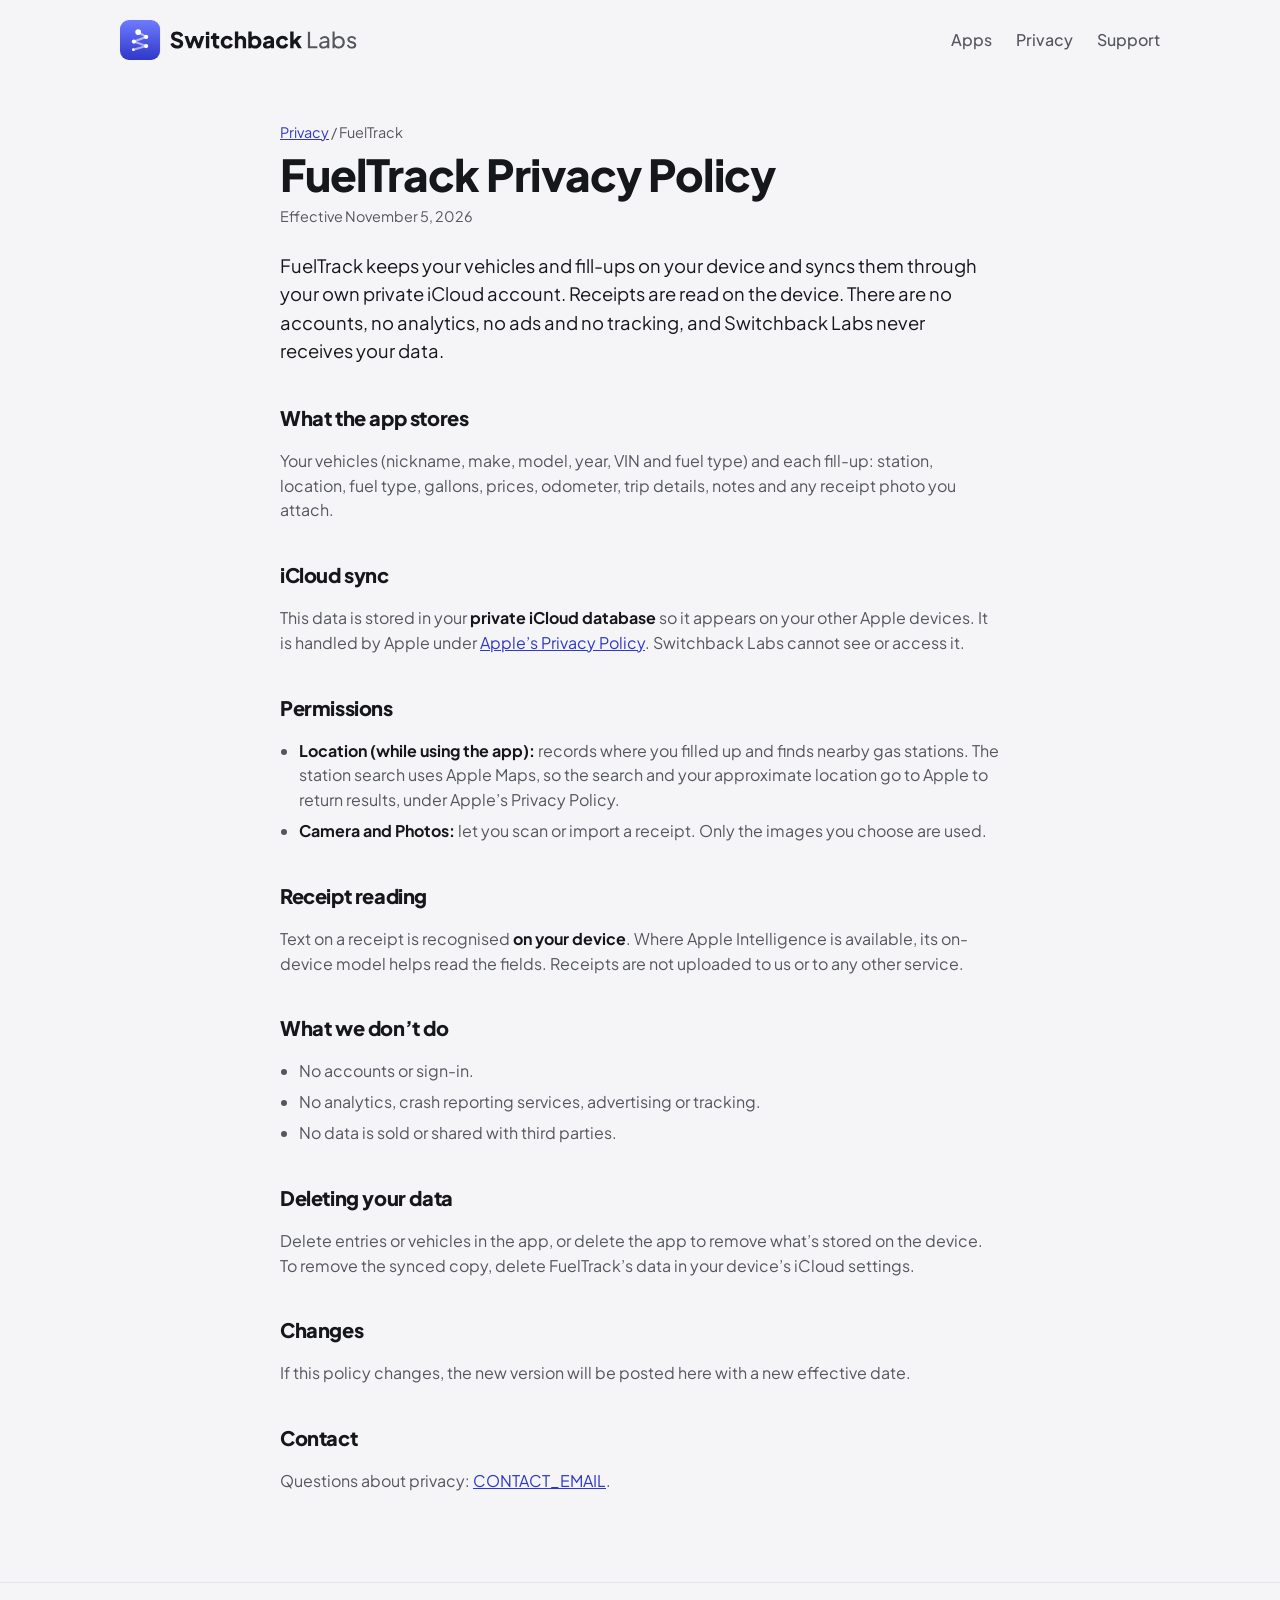
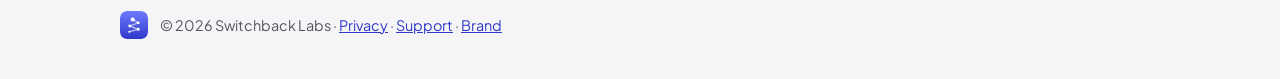
<file: privacy/fueltrack.html>
<!doctype html>
<html lang="en">
<head>
  <meta charset="utf-8">
  <meta name="viewport" content="width=device-width, initial-scale=1">
  <title>FuelTrack Privacy Policy · Switchback Labs</title>
  <meta name="description" content="FuelTrack keeps your fill-ups on your device and in your own iCloud. Receipts are read on the device. No accounts, no analytics, no tracking.">
  <link rel="icon" href="../favicon.svg" type="image/svg+xml">
  <link rel="icon" href="../favicon.ico" sizes="16x16 32x32 48x48">
  <link rel="apple-touch-icon" href="../apple-touch-icon.png">
  <link rel="preconnect" href="https://fonts.googleapis.com">
  <link rel="preconnect" href="https://fonts.gstatic.com" crossorigin>
  <link href="https://fonts.googleapis.com/css2?family=Plus+Jakarta+Sans:wght@400;500;700;800&display=swap" rel="stylesheet">
  <link rel="stylesheet" href="../styles.css">
</head>
<body>
  <header class="site-header">
    <div class="wrap header-row">
      <a class="brand" href="../" aria-label="Switchback Labs home">
        <picture>
          <source srcset="../brand/switchback-labs/svg/switchback-lockup-horizontal-dark.svg" media="(prefers-color-scheme: dark)">
          <img src="../brand/switchback-labs/svg/switchback-lockup-horizontal.svg" alt="Switchback Labs" width="239" height="40">
        </picture>
      </a>
      <nav aria-label="Main">
        <a href="../#apps">Apps</a>
        <a href="./">Privacy</a>
        <a href="../support.html">Support</a>
      </nav>
    </div>
  </header>

  <main class="wrap prose">
    <p class="crumb"><a href="./">Privacy</a> / FuelTrack</p>
    <h1>FuelTrack Privacy Policy</h1>
    <p class="updated">Effective November 5, 2026</p>

    <p class="summary">FuelTrack keeps your vehicles and fill-ups on your device and syncs them through your own private iCloud account. Receipts are read on the device. There are no accounts, no analytics, no ads and no tracking, and Switchback Labs never receives your data.</p>

    <h2>What the app stores</h2>
    <p>Your vehicles (nickname, make, model, year, VIN and fuel type) and each fill-up: station, location, fuel type, gallons, prices, odometer, trip details, notes and any receipt photo you attach.</p>

    <h2>iCloud sync</h2>
    <p>This data is stored in your <strong>private iCloud database</strong> so it appears on your other Apple devices. It is handled by Apple under <a href="https://www.apple.com/legal/privacy/">Apple’s Privacy Policy</a>. Switchback Labs cannot see or access it.</p>

    <h2>Permissions</h2>
    <ul>
      <li><strong>Location (while using the app):</strong> records where you filled up and finds nearby gas stations. The station search uses Apple Maps, so the search and your approximate location go to Apple to return results, under Apple’s Privacy Policy.</li>
      <li><strong>Camera and Photos:</strong> let you scan or import a receipt. Only the images you choose are used.</li>
    </ul>

    <h2>Receipt reading</h2>
    <p>Text on a receipt is recognised <strong>on your device</strong>. Where Apple Intelligence is available, its on-device model helps read the fields. Receipts are not uploaded to us or to any other service.</p>

    <h2>What we don’t do</h2>
    <ul>
      <li>No accounts or sign-in.</li>
      <li>No analytics, crash reporting services, advertising or tracking.</li>
      <li>No data is sold or shared with third parties.</li>
    </ul>

    <h2>Deleting your data</h2>
    <p>Delete entries or vehicles in the app, or delete the app to remove what’s stored on the device. To remove the synced copy, delete FuelTrack’s data in your device’s iCloud settings.</p>
    <h2>Changes</h2>
    <p>If this policy changes, the new version will be posted here with a new effective date.</p>

    <h2>Contact</h2>
    <p>Questions about privacy: <a href="mailto:CONTACT_EMAIL">CONTACT_EMAIL</a>.</p>
  </main>

  <footer class="site-footer">
    <div class="wrap footer-row">
      <img src="../brand/switchback-labs/svg/switchback-tile.svg" alt="" width="28" height="28">
      <p>© 2026 Switchback Labs · <a href="./">Privacy</a> · <a href="../support.html">Support</a> · <a href="../brand.html">Brand</a></p>
    </div>
  </footer>
</body>
</html>
</file>
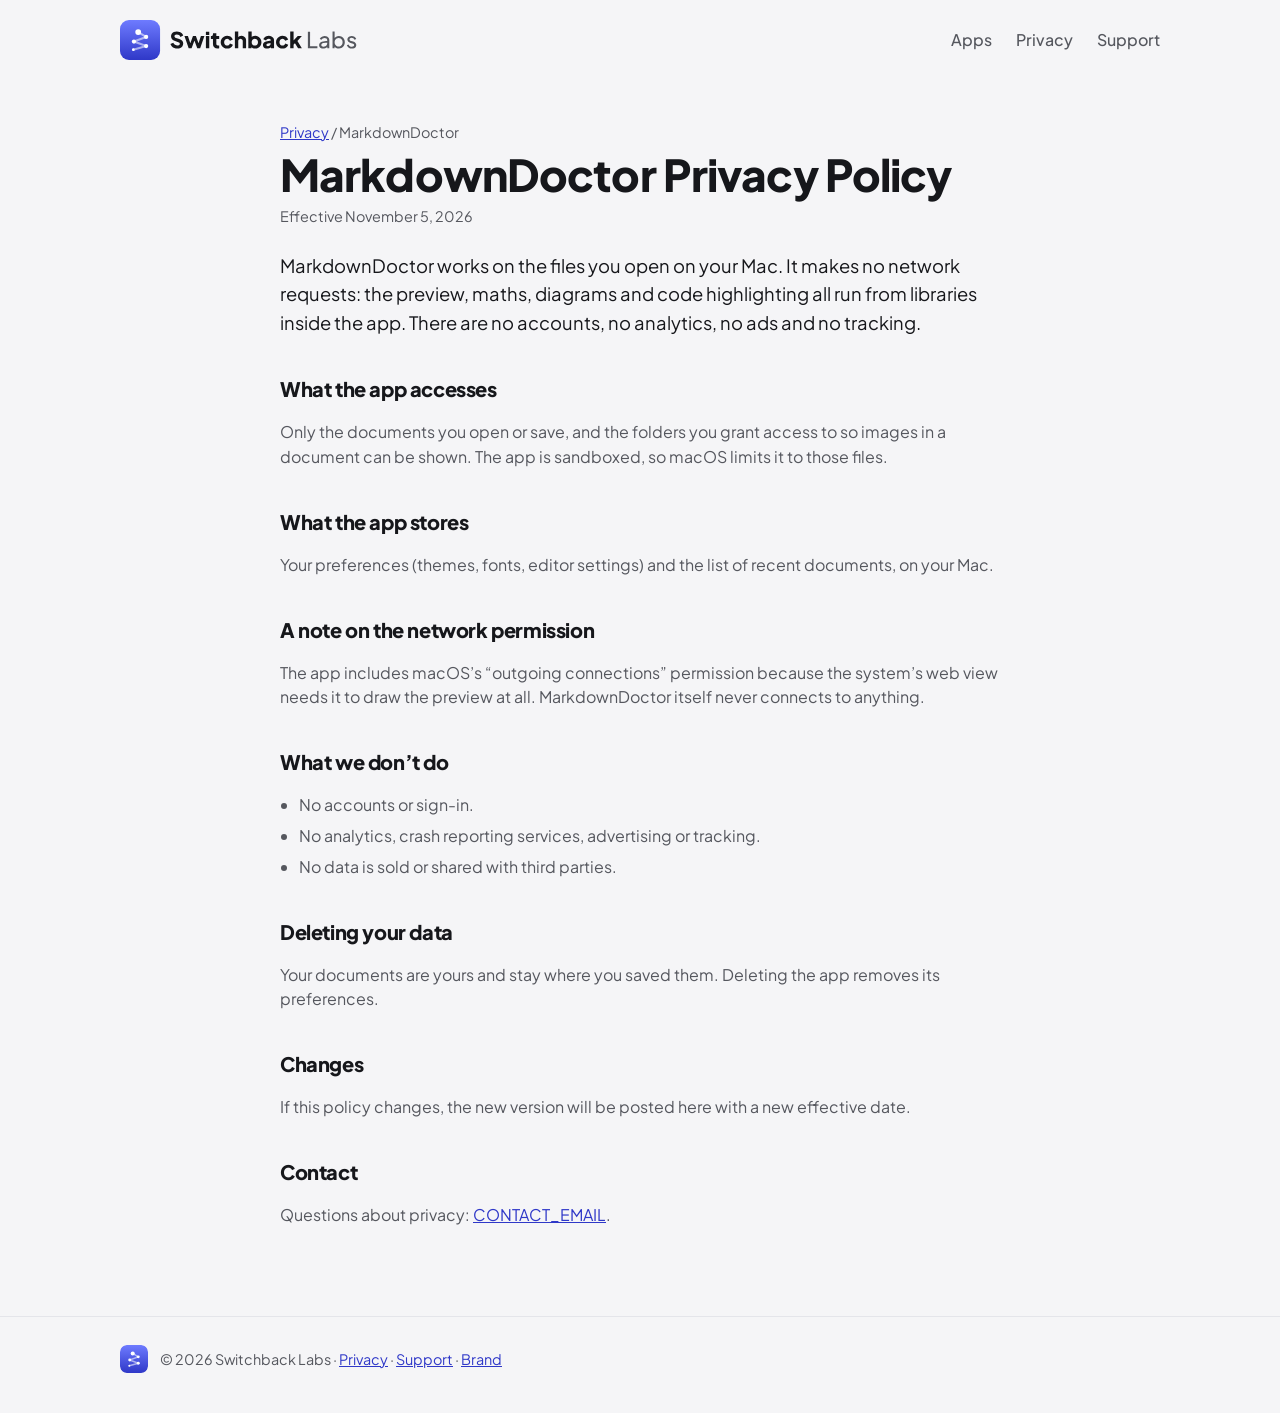
<file: privacy/markdowndoctor.html>
<!doctype html>
<html lang="en">
<head>
  <meta charset="utf-8">
  <meta name="viewport" content="width=device-width, initial-scale=1">
  <title>MarkdownDoctor Privacy Policy · Switchback Labs</title>
  <meta name="description" content="MarkdownDoctor edits files on your Mac and makes no network requests. No accounts, no analytics, no tracking.">
  <link rel="icon" href="../favicon.svg" type="image/svg+xml">
  <link rel="icon" href="../favicon.ico" sizes="16x16 32x32 48x48">
  <link rel="apple-touch-icon" href="../apple-touch-icon.png">
  <link rel="preconnect" href="https://fonts.googleapis.com">
  <link rel="preconnect" href="https://fonts.gstatic.com" crossorigin>
  <link href="https://fonts.googleapis.com/css2?family=Plus+Jakarta+Sans:wght@400;500;700;800&display=swap" rel="stylesheet">
  <link rel="stylesheet" href="../styles.css">
</head>
<body>
  <header class="site-header">
    <div class="wrap header-row">
      <a class="brand" href="../" aria-label="Switchback Labs home">
        <picture>
          <source srcset="../brand/switchback-labs/svg/switchback-lockup-horizontal-dark.svg" media="(prefers-color-scheme: dark)">
          <img src="../brand/switchback-labs/svg/switchback-lockup-horizontal.svg" alt="Switchback Labs" width="239" height="40">
        </picture>
      </a>
      <nav aria-label="Main">
        <a href="../#apps">Apps</a>
        <a href="./">Privacy</a>
        <a href="../support.html">Support</a>
      </nav>
    </div>
  </header>

  <main class="wrap prose">
    <p class="crumb"><a href="./">Privacy</a> / MarkdownDoctor</p>
    <h1>MarkdownDoctor Privacy Policy</h1>
    <p class="updated">Effective November 5, 2026</p>

    <p class="summary">MarkdownDoctor works on the files you open on your Mac. It makes no network requests: the preview, maths, diagrams and code highlighting all run from libraries inside the app. There are no accounts, no analytics, no ads and no tracking.</p>

    <h2>What the app accesses</h2>
    <p>Only the documents you open or save, and the folders you grant access to so images in a document can be shown. The app is sandboxed, so macOS limits it to those files.</p>

    <h2>What the app stores</h2>
    <p>Your preferences (themes, fonts, editor settings) and the list of recent documents, on your Mac.</p>

    <h2>A note on the network permission</h2>
    <p>The app includes macOS’s “outgoing connections” permission because the system’s web view needs it to draw the preview at all. MarkdownDoctor itself never connects to anything.</p>

    <h2>What we don’t do</h2>
    <ul>
      <li>No accounts or sign-in.</li>
      <li>No analytics, crash reporting services, advertising or tracking.</li>
      <li>No data is sold or shared with third parties.</li>
    </ul>

    <h2>Deleting your data</h2>
    <p>Your documents are yours and stay where you saved them. Deleting the app removes its preferences.</p>
    <h2>Changes</h2>
    <p>If this policy changes, the new version will be posted here with a new effective date.</p>

    <h2>Contact</h2>
    <p>Questions about privacy: <a href="mailto:CONTACT_EMAIL">CONTACT_EMAIL</a>.</p>
  </main>

  <footer class="site-footer">
    <div class="wrap footer-row">
      <img src="../brand/switchback-labs/svg/switchback-tile.svg" alt="" width="28" height="28">
      <p>© 2026 Switchback Labs · <a href="./">Privacy</a> · <a href="../support.html">Support</a> · <a href="../brand.html">Brand</a></p>
    </div>
  </footer>
</body>
</html>
</file>
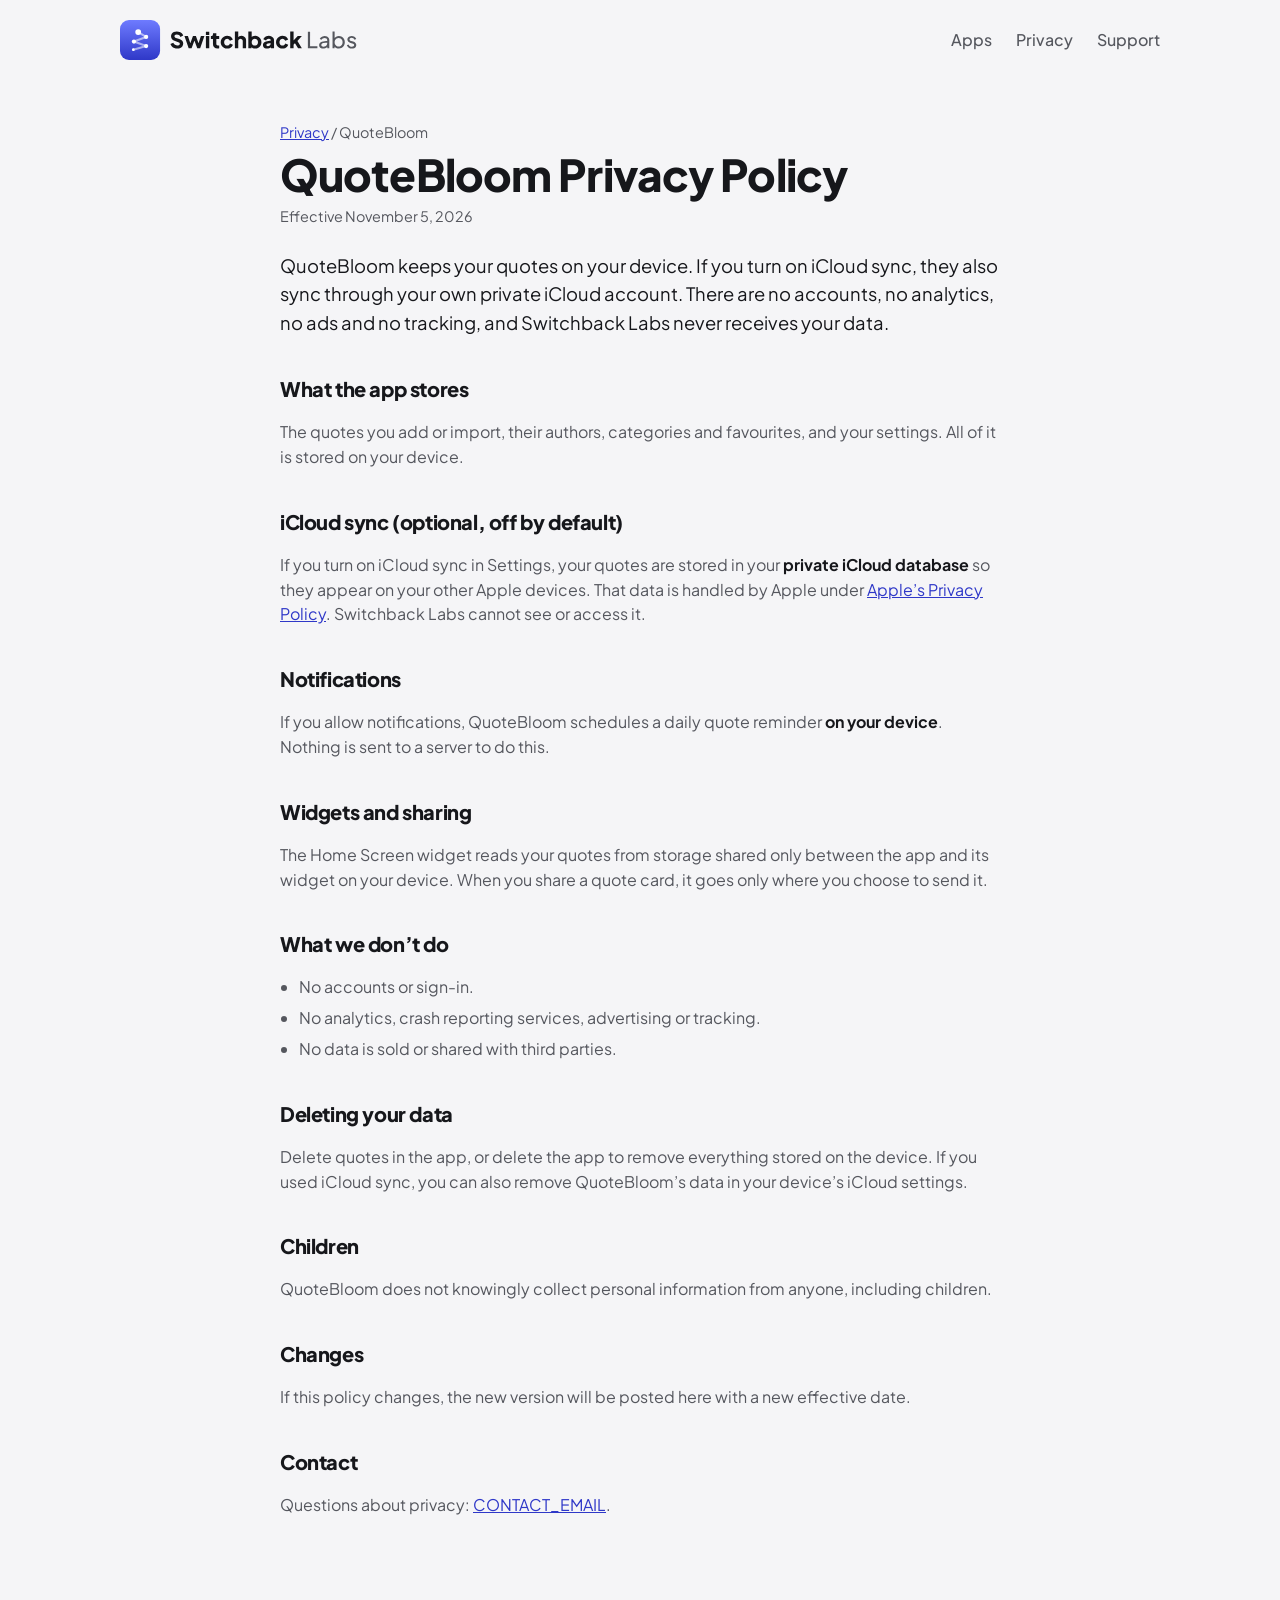
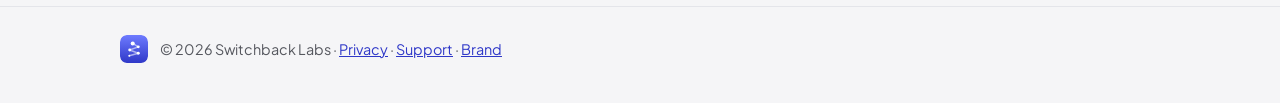
<file: privacy/quotebloom.html>
<!doctype html>
<html lang="en">
<head>
  <meta charset="utf-8">
  <meta name="viewport" content="width=device-width, initial-scale=1">
  <title>QuoteBloom Privacy Policy · Switchback Labs</title>
  <meta name="description" content="QuoteBloom keeps your quotes on your device, with optional sync through your own iCloud. No accounts, no analytics, no tracking.">
  <link rel="icon" href="../favicon.svg" type="image/svg+xml">
  <link rel="icon" href="../favicon.ico" sizes="16x16 32x32 48x48">
  <link rel="apple-touch-icon" href="../apple-touch-icon.png">
  <link rel="preconnect" href="https://fonts.googleapis.com">
  <link rel="preconnect" href="https://fonts.gstatic.com" crossorigin>
  <link href="https://fonts.googleapis.com/css2?family=Plus+Jakarta+Sans:wght@400;500;700;800&display=swap" rel="stylesheet">
  <link rel="stylesheet" href="../styles.css">
</head>
<body>
  <header class="site-header">
    <div class="wrap header-row">
      <a class="brand" href="../" aria-label="Switchback Labs home">
        <picture>
          <source srcset="../brand/switchback-labs/svg/switchback-lockup-horizontal-dark.svg" media="(prefers-color-scheme: dark)">
          <img src="../brand/switchback-labs/svg/switchback-lockup-horizontal.svg" alt="Switchback Labs" width="239" height="40">
        </picture>
      </a>
      <nav aria-label="Main">
        <a href="../#apps">Apps</a>
        <a href="./">Privacy</a>
        <a href="../support.html">Support</a>
      </nav>
    </div>
  </header>

  <main class="wrap prose">
    <p class="crumb"><a href="./">Privacy</a> / QuoteBloom</p>
    <h1>QuoteBloom Privacy Policy</h1>
    <p class="updated">Effective November 5, 2026</p>

    <p class="summary">QuoteBloom keeps your quotes on your device. If you turn on iCloud sync, they also sync through your own private iCloud account. There are no accounts, no analytics, no ads and no tracking, and Switchback Labs never receives your data.</p>

    <h2>What the app stores</h2>
    <p>The quotes you add or import, their authors, categories and favourites, and your settings. All of it is stored on your device.</p>

    <h2>iCloud sync (optional, off by default)</h2>
    <p>If you turn on iCloud sync in Settings, your quotes are stored in your <strong>private iCloud database</strong> so they appear on your other Apple devices. That data is handled by Apple under <a href="https://www.apple.com/legal/privacy/">Apple’s Privacy Policy</a>. Switchback Labs cannot see or access it.</p>

    <h2>Notifications</h2>
    <p>If you allow notifications, QuoteBloom schedules a daily quote reminder <strong>on your device</strong>. Nothing is sent to a server to do this.</p>

    <h2>Widgets and sharing</h2>
    <p>The Home Screen widget reads your quotes from storage shared only between the app and its widget on your device. When you share a quote card, it goes only where you choose to send it.</p>

    <h2>What we don’t do</h2>
    <ul>
      <li>No accounts or sign-in.</li>
      <li>No analytics, crash reporting services, advertising or tracking.</li>
      <li>No data is sold or shared with third parties.</li>
    </ul>

    <h2>Deleting your data</h2>
    <p>Delete quotes in the app, or delete the app to remove everything stored on the device. If you used iCloud sync, you can also remove QuoteBloom’s data in your device’s iCloud settings.</p>

    <h2>Children</h2>
    <p>QuoteBloom does not knowingly collect personal information from anyone, including children.</p>

    <h2>Changes</h2>
    <p>If this policy changes, the new version will be posted here with a new effective date.</p>

    <h2>Contact</h2>
    <p>Questions about privacy: <a href="mailto:CONTACT_EMAIL">CONTACT_EMAIL</a>.</p>
  </main>

  <footer class="site-footer">
    <div class="wrap footer-row">
      <img src="../brand/switchback-labs/svg/switchback-tile.svg" alt="" width="28" height="28">
      <p>© 2026 Switchback Labs · <a href="./">Privacy</a> · <a href="../support.html">Support</a> · <a href="../brand.html">Brand</a></p>
    </div>
  </footer>
</body>
</html>
</file>
<file: styles.css>
/* Switchback Labs: colours from brand/switchback-labs/README.md */
:root {
  --indigo-top: #6e7bff;
  --indigo: #2f38c8;
  --ink: #16171b;
  --gray: #55575e;
  --paper: #f5f5f7;
  --card: #ffffff;
  --border: #e4e5ea;
  --placeholder: #e5e8ff;
}

@media (prefers-color-scheme: dark) {
  :root {
    --ink: #f5f5f7;
    --gray: #a4a7ae;
    --paper: #16171b;
    --card: #1f2026;
    --border: #2e3038;
    --placeholder: #262a52;
    --indigo: #8c96ff;
  }
}

* { box-sizing: border-box; }

body {
  margin: 0;
  background: var(--paper);
  color: var(--ink);
  font-family: "Plus Jakarta Sans", system-ui, -apple-system, sans-serif;
  line-height: 1.55;
  -webkit-font-smoothing: antialiased;
}

a { color: var(--indigo); }
a:hover { color: var(--ink); }

.wrap {
  width: 100%;
  max-width: 1080px;
  margin: 0 auto;
  padding: 0 20px;
}

/* Header */
.site-header { padding: 20px 0; }
.header-row { display: flex; align-items: center; justify-content: space-between; gap: 16px; flex-wrap: wrap; }
.brand img { display: block; height: 40px; width: auto; }
nav { display: flex; gap: 24px; font-weight: 500; }
nav a { color: var(--gray); text-decoration: none; padding: 8px 0; }
nav a:hover { color: var(--ink); }

/* Hero */
.hero { padding-top: 56px; padding-bottom: 64px; }
.hero-mark { display: block; width: 96px; height: 96px; margin-bottom: 28px; border-radius: 22px; box-shadow: 0 10px 28px rgba(47, 56, 200, 0.28); }
h1 { margin: 0 0 20px; font-size: clamp(2.4rem, 6vw, 4rem); font-weight: 800; line-height: 1.05; letter-spacing: -0.02em; }
h1 span { color: var(--indigo); }
.lede { margin: 0; max-width: 34em; font-size: 1.2rem; color: var(--gray); }

/* Apps */
h2 { margin: 0 0 24px; font-size: 1.75rem; font-weight: 800; letter-spacing: -0.02em; }
.app-grid { list-style: none; margin: 0; padding: 0; display: grid; grid-template-columns: repeat(auto-fill, minmax(300px, 1fr)); gap: 16px; }
.app { display: flex; gap: 16px; align-items: flex-start; padding: 20px; background: var(--card); border: 1px solid var(--border); border-radius: 20px; }
.app > img, .icon-placeholder { flex: 0 0 64px; width: 64px; height: 64px; border-radius: 15px; }
.app > img { box-shadow: 0 2px 8px rgba(22, 23, 27, 0.12); }
.icon-placeholder { display: flex; align-items: center; justify-content: center; background: var(--placeholder); color: var(--indigo); }
.app h3 { margin: 0; font-size: 1.1rem; font-weight: 700; }
.app p { margin: 0; color: var(--gray); font-size: 0.95rem; }
.app .platforms { margin: 2px 0 8px; font-size: 0.8rem; font-weight: 700; letter-spacing: 0.04em; text-transform: uppercase; color: var(--indigo); }

/* About */
.about { padding-top: 72px; padding-bottom: 72px; }
.about p { max-width: 38em; font-size: 1.1rem; color: var(--gray); }

/* Brand page */
nav a[aria-current="page"] { color: var(--ink); }
.hero-compact { padding-top: 40px; padding-bottom: 40px; }
.kit { padding-top: 32px; padding-bottom: 40px; }
.kit + .kit { border-top: 1px solid var(--border); }
.kit-head { display: flex; gap: 18px; align-items: center; margin-bottom: 20px; }
.kit-head h2 { margin: 0 0 4px; }
.kit-head p { margin: 0; max-width: 40em; color: var(--gray); }
.kit-tile { flex: 0 0 72px; border-radius: 16px; box-shadow: 0 6px 18px rgba(22, 23, 27, 0.18); }

.downloads { display: flex; flex-wrap: wrap; gap: 10px; margin-bottom: 24px; }
.button { display: inline-flex; align-items: center; min-height: 44px; padding: 10px 18px; border: 1px solid var(--border); border-radius: 12px; background: var(--card); color: var(--ink); font-weight: 600; font-size: 0.95rem; text-decoration: none; }
.button:hover { border-color: var(--indigo); color: var(--ink); }
.button.primary { background: #2f38c8; border-color: #2f38c8; color: #ffffff; }
.button.primary:hover { background: #262eaa; color: #ffffff; }

.previews { display: grid; grid-template-columns: repeat(auto-fit, minmax(280px, 1fr)); gap: 16px; margin: 0 0 24px; }
.preview { margin: 0; min-height: 160px; padding: 28px 24px 16px; border-radius: 20px; display: flex; flex-direction: column; justify-content: space-between; gap: 20px; }
.preview img { max-width: 100%; height: auto; }
.preview.light { background: #ffffff; border: 1px solid #e4e5ea; }
.preview.dark { background: #16171b; border: 1px solid #2e3038; }
.preview figcaption { font-size: 0.8rem; font-weight: 600; color: #55575e; }
.preview.dark figcaption { color: #a4a7ae; }
.size-row { display: flex; align-items: flex-end; gap: 18px; }
.size-row img:first-child { border-radius: 14px; }

.swatches { list-style: none; margin: 0; padding: 0; display: grid; grid-template-columns: repeat(auto-fill, minmax(150px, 1fr)); gap: 12px; }
.swatches li { display: flex; flex-direction: column; gap: 2px; font-size: 0.9rem; }
/* Every chip gets a hairline, so ink stays visible on the dark theme and paper on the light one. */
.chip { display: block; height: 56px; border-radius: 12px; margin-bottom: 6px; box-shadow: inset 0 0 0 1px var(--border); }
.swatches code { color: var(--gray); font-size: 0.85rem; }

.usage { padding-top: 40px; padding-bottom: 72px; border-top: 1px solid var(--border); }
.usage ul { margin: 0 0 20px; padding-left: 1.2em; max-width: 44em; color: var(--gray); }
.usage li { margin-bottom: 8px; }
.usage b { color: var(--ink); }
.fineprint { max-width: 44em; font-size: 0.9rem; color: var(--gray); }

/* Footer */
.site-footer { border-top: 1px solid var(--border); padding: 28px 0 40px; }
.footer-row { display: flex; align-items: center; gap: 12px; }
.footer-row img { border-radius: 7px; }
.footer-row p { margin: 0; color: var(--gray); font-size: 0.9rem; }

@media (max-width: 520px) {
  .app-grid { grid-template-columns: 1fr; }
  .hero { padding-top: 32px; padding-bottom: 48px; }
}

/* Privacy and support pages */
.prose { max-width: 760px; padding-top: 40px; padding-bottom: 72px; }
.prose h1 { font-size: clamp(2rem, 5vw, 2.75rem); margin-bottom: 8px; }
.prose h2 { font-size: 1.25rem; margin: 36px 0 8px; }
.prose h3 { font-size: 1.05rem; margin: 24px 0 4px; }
.prose p, .prose li { color: var(--gray); }
.prose strong { color: var(--ink); }
.prose ul { padding-left: 1.2em; }
.prose li { margin-bottom: 6px; }
.prose .summary { font-size: 1.15rem; color: var(--ink); }
.crumb { margin: 0 0 8px; font-size: 0.9rem; }
.updated { margin: 0 0 24px; font-size: 0.9rem; }
.prose .policy-list { list-style: none; padding: 0; margin: 28px 0; display: grid; gap: 10px; }
.policy-list li { display: flex; flex-direction: column; gap: 2px; padding: 16px 20px; background: var(--card); border: 1px solid var(--border); border-radius: 16px; margin: 0; }
.policy-list a { font-weight: 700; font-size: 1.05rem; text-decoration: none; }
.policy-list span { font-size: 0.95rem; }
</file>
